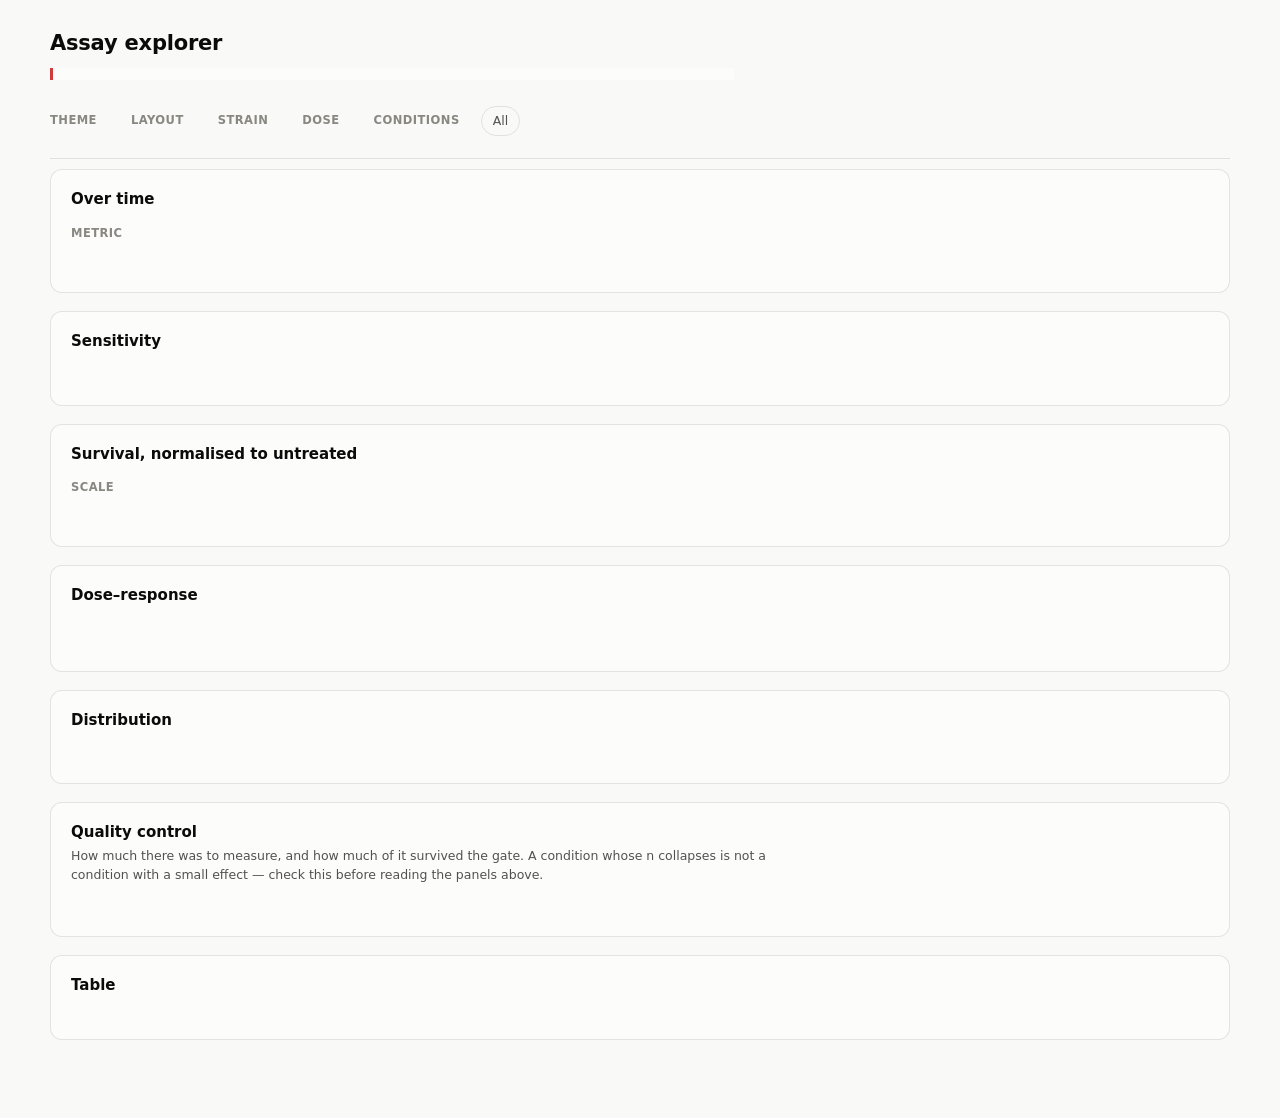
<file: launcher/assay_explorer_template.html>
<!DOCTYPE html><html lang="en"><head><meta charset="utf-8">
<meta name="viewport" content="width=device-width,initial-scale=1">
<title>Assay explorer</title>
<style>
:root{color-scheme:light;--surface-1:#fcfcfb;--plane:#f9f9f7;--ink:#0b0b0b;--ink2:#52514e;--mut:#898781;
--grid:#e1e0d9;--axis:#c3c2b7;--ring:rgba(11,11,11,.10);--crit:#d03b3b;--s1:#2a78d6;
--g1:#86b6ef;--g2:#5598e7;--g3:#2a78d6;--g4:#1c5cab;--g5:#104281;--g6:#0d366b;--g7:#08203f;
--c1:#2a78d6;--c2:#eb6834;--c3:#1baf7a;--c4:#eda100;--c5:#e87ba4;--c6:#008300;--c7:#4a3aa7;--c8:#e34948}
:root[data-theme=dark],
html[data-theme=dark]{color-scheme:dark;--surface-1:#1a1a19;--plane:#0d0d0d;--ink:#fff;--ink2:#c3c2b7;
--grid:#2c2c2a;--axis:#383835;--ring:rgba(255,255,255,.10);--s1:#3987e5;
--g1:#b7d3f6;--g2:#86b6ef;--g3:#3987e5;--g4:#256abf;--g5:#184f95;--g6:#104281;--g7:#0d366b;
--c1:#3987e5;--c2:#d95926;--c3:#199e70;--c4:#c98500;--c5:#d55181;--c6:#008300;--c7:#9085e9;--c8:#e66767}
@media(prefers-color-scheme:dark){:root:where(:not([data-theme=light])){color-scheme:dark;
--surface-1:#1a1a19;--plane:#0d0d0d;--ink:#fff;--ink2:#c3c2b7;--grid:#2c2c2a;--axis:#383835;
--ring:rgba(255,255,255,.10);--s1:#3987e5;
--g1:#b7d3f6;--g2:#86b6ef;--g3:#3987e5;--g4:#256abf;--g5:#184f95;--g6:#104281;--g7:#0d366b;
--c1:#3987e5;--c2:#d95926;--c3:#199e70;--c4:#c98500;--c5:#d55181;--c6:#008300;--c7:#9085e9;--c8:#e66767}}
*{box-sizing:border-box}
body{margin:0;background:var(--plane);color:var(--ink);font:14px/1.5 system-ui,-apple-system,"Segoe UI",sans-serif;padding:28px 22px 60px}
.wrap{max-width:1180px;margin:0 auto}
h1{font-size:21px;margin:0 0 4px;letter-spacing:-.01em}
.sub{color:var(--ink2);margin:0 0 8px;font-size:13.5px;max-width:86ch}
.warn{border-left:3px solid var(--crit);padding:6px 12px;margin:0 0 18px;color:var(--ink2);font-size:12.5px;max-width:86ch;background:var(--surface-1)}
.card{background:var(--surface-1);border:1px solid var(--ring);border-radius:12px;padding:18px 20px 16px;margin-bottom:18px}
h2{font-size:15px;margin:0 0 3px}
.cap{color:var(--ink2);font-size:12.5px;margin:0 0 14px;max-width:92ch}
.bar{position:sticky;top:0;z-index:8;background:var(--plane);padding:8px 0 10px;margin-bottom:10px;border-bottom:1px solid var(--ring)}
.ctrl{display:flex;gap:7px;flex-wrap:wrap;align-items:center;margin-bottom:12px}
.ctrl b{font-size:11.5px;color:var(--mut);text-transform:uppercase;letter-spacing:.04em;font-weight:600;margin-right:3px}
button{font:inherit;font-size:12.5px;padding:5px 11px;border-radius:999px;cursor:pointer;border:1px solid var(--ring);background:transparent;color:var(--ink2)}
button[aria-pressed=true]{background:var(--ink);color:var(--surface-1);border-color:var(--ink)}
button.sw[aria-pressed=true]{background:var(--swc,var(--ink));border-color:var(--swc,var(--ink));color:#fff}
.lg{display:flex;gap:15px;flex-wrap:wrap;font-size:12px;color:var(--ink2);margin-top:10px;align-items:center}
.lg i{width:11px;height:11px;border-radius:3px;display:inline-block;margin-right:5px;vertical-align:-1px}
svg{display:block;width:100%;height:auto;overflow:visible}
svg text{pointer-events:none}
.scroll{overflow-x:auto;overflow-y:visible}
.tt{position:fixed;pointer-events:none;background:var(--surface-1);border:1px solid var(--ring);border-radius:8px;
padding:7px 10px;font-size:12px;box-shadow:0 4px 16px rgba(0,0,0,.13);opacity:0;transition:opacity .1s;z-index:9;color:var(--ink);white-space:nowrap}
.note{font-size:12px;color:var(--mut);margin-top:12px;max-width:92ch}
table{border-collapse:collapse;font-size:12.5px;width:100%}
th,td{text-align:right;padding:5px 9px;border-bottom:1px solid var(--grid);white-space:nowrap}
th:first-child,td:first-child,th:nth-child(2),td:nth-child(2){text-align:left}
thead th{color:var(--mut);font-weight:600;font-size:11.5px;text-transform:uppercase;letter-spacing:.03em}
.flag{color:var(--crit)}
</style></head><body><div class="wrap">
<h1 id="title">Assay explorer</h1>
<p class="sub" id="hdr"></p>
<p class="warn" id="caveat"></p>

<div class="bar"><div class="ctrl"><b>Theme</b><span id="theme"></span>
<span style="width:10px"></span><b>Layout</b><span id="lay"></span>
<span style="width:10px"></span><b id="strainlab">Strain</b><span id="strainf"></span>
<span style="width:10px"></span><b id="doselab">Dose</b><span id="dosef"></span>
<span style="width:10px"></span><b id="fillab">Conditions</b><span id="filt"></span>
<button id="allbtn" style="margin-left:4px">All</button></div></div>

<div class="card" id="tccard"><h2>Over time</h2>
<p class="cap" id="tccap"></p>
<div class="ctrl" id="tcm"><b>Metric</b></div>
<div class="scroll"><div id="tc"></div></div><div class="lg" id="tclg"></div>
<div class="note" id="tcnote"></div></div>

<div class="card" id="normcard"><h2 id="normt">Sensitivity</h2>
<p class="cap" id="normcap"></p>
<div class="scroll"><div id="norm"></div></div><div class="lg" id="normlg"></div>
<div class="note" id="normnote"></div></div>

<div class="card" id="survcard"><h2>Survival, normalised to untreated</h2>
<p class="cap" id="survcap"></p>
<div class="ctrl" id="survk"><b>Scale</b></div>
<div class="scroll"><div id="surv"></div></div><div class="lg" id="survlg"></div>
<div class="note" id="survnote"></div></div>

<div class="card"><h2 id="drt">Dose&ndash;response</h2>
<p class="cap" id="drcap"></p>
<div class="ctrl" id="drk"></div>
<div class="scroll"><div id="dr"></div></div><div class="lg" id="drlg"></div>
<div class="note" id="drnote"></div></div>

<div class="card" id="distcard"><h2 id="distt">Distribution</h2>
<p class="cap" id="distcap"></p>
<div class="ctrl" id="distk"></div>
<div class="scroll"><div id="dist"></div></div><div class="lg" id="distlg"></div></div>

<div class="card"><h2>Quality control</h2>
<p class="cap">How much there was to measure, and how much of it survived the gate. A condition whose
n collapses is not a condition with a small effect &mdash; check this before reading the panels above.</p>
<div class="ctrl" id="qck"></div>
<div class="scroll"><div id="qc"></div></div><div class="lg" id="qclg"></div></div>

<div class="card"><h2>Table</h2>
<p class="cap" id="tblcap"></p>
<div class="ctrl" id="tbk"></div>
<div class="scroll"><div id="tbl"></div></div></div>

</div><div class="tt" id="tt"></div>
<script>
const D = __DATA__;
const $=i=>document.getElementById(i);
const E=(t,a,k)=>{const n=document.createElementNS('http://www.w3.org/2000/svg',t);
 for(const q in a)n.setAttribute(q,a[q]);(k||[]).forEach(c=>n.appendChild(c));return n};
const T=s=>document.createTextNode(s);
const v=n=>getComputedStyle(document.documentElement).getPropertyValue(n).trim();
const tt=$('tt');
function hov(el,html){el.style.pointerEvents='all';
 el.addEventListener('mousemove',e=>{tt.innerHTML=html;tt.style.opacity=1;
  tt.style.left=Math.min(e.clientX+14,innerWidth-tt.offsetWidth-10)+'px';
  tt.style.top=(e.clientY+16)+'px';});
 el.addEventListener('mouseleave',()=>tt.style.opacity=0);}
const RAMP=['--g1','--g2','--g3','--g4','--g5','--g6','--g7'];
const ramp=(i,n)=>RAMP[n<=1?2:Math.min(RAMP.length-1,Math.round(i*(RAMP.length-1)/(n-1)))];
/* Categorical hues, fixed order, never cycled: past the eighth series two
   would share a colour, and two series sharing a colour is a wrong figure
   rather than a crowded one. */
const CAT=['--c1','--c2','--c3','--c4','--c5','--c6','--c7','--c8'];
const num=(x,d)=>x===null||x===undefined||!isFinite(x)?'—':(+x).toFixed(d===undefined?2:d);
const dl=d=>d===null||d===undefined?'—':(d+(D.dose_unit?' '+D.dose_unit:''));
const th=t=>(+t)+' h';

/* ---------- indexes ----------------------------------------------------
   A condition row is identified by (condition, timepoint). Every lookup in
   this file goes through condAt: a timecourse repeats each condition name
   once per imaging day, and any index keyed on the name alone silently keeps
   whichever day came last and draws it as though it were the experiment. */
const TPS=(D.timepoints||[]).slice();
const isTC=TPS.length>1;
const SEP='\u0001';
const K=(a,b)=>a+SEP+(b===null||b===undefined?'null':b);
const CIX={}; D.cond.forEach(c=>{CIX[K(c.condition,c.tp)]=c;});
const condAt=(name,tp)=>CIX[K(name,isTC?tp:null)];
const platesAt=(name,tp)=>D.plates.filter(p=>p.condition===name&&(!isTC||p.tp===tp));
/* The individual animals behind a marker. Same filter as platesAt, on the same
   (condition, timepoint) key, so a five-day run cannot pile every day's worms
   behind one day's point. Returns the values only — the workbook is where an
   individual worm is looked up. */
const wormsAt=(name,tp)=>(D.worms||[]).filter(w=>w.condition===name&&(!isTC||w.tp===tp));
const wormVals=(name,tp,key)=>{const out=[];
 wormsAt(name,tp).forEach(w=>{const a=w.vals[key]; if(a)a.forEach(x=>{
  if(x!==null&&x!==undefined&&isFinite(x))out.push(x);});});
 return out;};
const HAS_WORMS=(D.worms||[]).length>0;
/* Off by default. A dot per plate used to sit here and presented the dish as a
   unit of something — three dots in a row read as three replicates whatever
   the caption said. The animals are the honest scatter, and they are a lot of
   ink, so the reader asks for them. */
let DOTS=false;
const DOTBTNS=[];
function setDots(on){DOTS=!!on;
 DOTBTNS.forEach(b=>b.setAttribute('aria-pressed',DOTS?'true':'false'));
 drawTC();drawDR();drawNorm();}
const DIX={};
if(D.dist&&D.dist.group_meta)for(const k in D.dist.group_meta){const g=D.dist.group_meta[k];
 DIX[[g.strain,g.dose,g.tp].join(SEP)]=k;}
const distGroup=(s,d,t)=>{const k=DIX[[s,d===undefined?null:d,t===undefined?null:t].join(SEP)];
 return k?D.dist.groups[k]:null;};

/* every distinct condition name, in strain then dose order */
const CONDS=(()=>{const seen=[],ix={};
 D.cond.forEach(c=>{if(!(c.condition in ix)){ix[c.condition]=1;seen.push(c);}});
 seen.sort((a,b)=>{const sa=D.strains.indexOf(a.strain),sb=D.strains.indexOf(b.strain);
  return sa!==sb?sa-sb:((a.dose===null?-1:a.dose)-(b.dose===null?-1:b.dose));});
 return seen.map(c=>c.condition);})();
const strainOf={}; D.cond.forEach(c=>strainOf[c.condition]=c.strain);
const doseOf={}; D.cond.forEach(c=>doseOf[c.condition]=c.dose);
const CCOL={}; CONDS.forEach((c,i)=>CCOL[c]=CAT[i%CAT.length]);

let SEL=new Set(CONDS);                 /* which conditions are drawn */
/* SEL is DERIVED. Three filters are ANDed into it: strain, dose, and the
   per-condition mask. With twelve conditions the condition row alone makes
   "only the 0 J plates" a dozen clicks, and getting it wrong by one chip is
   invisible in the drawing. */
let SELS=new Set(D.strains);            /* strains kept */
let SELD=new Set(D.doses);              /* doses kept */
let MASK=new Set(CONDS);                /* per-condition override */
let LAYOUT=0;                           /* 0 facet by strain, 1 overlay in one axis */
let MK=0;                               /* timecourse metric */
let DRT=isTC?-1:null;                   /* dose-response timepoint, -1 = all */
let DTT=isTC?TPS[TPS.length-1]:null;    /* distribution timepoint */
let DISTOVR=0;                          /* distribution: overlay every condition */
const shown=()=>CONDS.filter(c=>SEL.has(c));
const shownStrains=()=>D.strains.filter(s=>shown().some(c=>strainOf[c]===s));
const colourFor=(cond,di,nd)=>LAYOUT?v(CCOL[cond]):v(ramp(di,nd));

/* ---------- generic panel scaffolding ---------- */
function yRange(vals){let lo=Infinity,hi=-Infinity;
 vals.forEach(y=>{if(y!==null&&y!==undefined&&isFinite(y)){lo=Math.min(lo,y);hi=Math.max(hi,y);}});
 if(!isFinite(lo)){lo=0;hi=1;}
 const nonneg=lo>=0;
 if(hi<=lo)hi=lo+Math.abs(lo||1)*0.1+1e-9;
 if(lo>0&&lo/hi<0.35)lo=0;
 const p=0.08*(hi-lo);
 /* A speed, a fraction and a rate cannot be negative. Padding the axis below
    zero puts a tick on a value the quantity has no way of taking, which reads
    as a measurement rather than as whitespace. */
 return[nonneg?Math.max(lo-p,0):lo-p,hi+p];}

/* ---------- 1. over time — the panel this assay is read for --------------
   First, and first for a reason: in a timecourse the dose-response panel is
   two points at an arbitrary hour, and this is the measurement. Facet mode
   gives one axis per strain with a ramped line per dose; overlay puts every
   selected condition in one axis with categorical colours, which is the
   comparison the facets cannot make. -------------------------------------- */
function drawTC(){
 if(!isTC){$('tccard').style.display='none';return;}
 const m=D.metrics[MK]; const S=shown();
 if(!S.length||!m){$('tc').innerHTML='<p class="note">Nothing selected.</p>';$('tclg').innerHTML='';return;}
 const cols=LAYOUT?[null]:shownStrains();
 const pw=LAYOUT?720:Math.max(190,Math.min(300,760/cols.length)), ph=LAYOUT?300:210;
 const gapC=26,padL=78,padT=26,padB=52;
 /* Overlay labels each curve at its right-hand end; the viewBox has to carry
    room for them or the longest condition name is clipped by the frame. */
 const W=padL+cols.length*(pw+gapC)+(LAYOUT?108:0), H=padT+ph+padB;
 const svg=E('svg',{viewBox:'0 0 '+W+' '+H,width:W,role:'img','aria-label':'Metric over time'});
 svg.setAttribute('style','max-width:100%;height:auto');
 /* one y-scale across every panel: the columns exist to be compared */
 const all=[];
 S.forEach(c=>TPS.forEach(t=>{const r=condAt(c,t); if(!r)return;
  const st=r.stats[m.key]||{}; if(st.mean!==null&&isFinite(st.mean)){all.push(st.mean-(st.sd||0));all.push(st.mean+(st.sd||0));}
  if(DOTS)wormVals(c,t,m.key).forEach(y=>all.push(y));}));
 const [lo,hi]=yRange(all);
 const tmin=TPS[0],tmax=TPS[TPS.length-1],tspan=(tmax-tmin)||1;
 const labs=[];
 cols.forEach((cl,ci)=>{
  const ox=padL+ci*(pw+gapC), oy=padT;
  const X=t=>ox+16+(pw-32)*(t-tmin)/tspan, Y=y=>oy+ph-ph*(y-lo)/(hi-lo);
  for(let g=0;g<=4;g++){const y=oy+ph-ph*g/4;
   svg.appendChild(E('line',{x1:ox,x2:ox+pw,y1:y,y2:y,stroke:v('--grid'),'stroke-width':.8}));
   if(ci===0)svg.appendChild(E('text',{x:ox-8,y:y+3.5,'text-anchor':'end',fill:v('--mut'),'font-size':9.5},
     [T(num(lo+(hi-lo)*g/4,(hi-lo)<3?3:(hi-lo)<40?1:0))]));}
  if(ci===0)svg.appendChild(E('text',{x:14,y:oy+ph/2,'text-anchor':'middle',fill:v('--ink'),
    'font-size':11,'font-weight':600,transform:'rotate(-90 14 '+(oy+ph/2)+')'},
    [T(m.label+(m.unit?' ('+m.unit+')':''))]));
  if(cl!==null)svg.appendChild(E('text',{x:ox+pw/2,y:oy-10,'text-anchor':'middle',fill:v('--ink'),
    'font-size':12,'font-weight':700},[T(cl)]));
  const here=LAYOUT?S:S.filter(c=>strainOf[c]===cl);
  const doses=[...new Set(here.map(c=>doseOf[c]))].sort((a,b)=>(a===null?-1:a)-(b===null?-1:b));
  here.forEach(cname=>{
   const col=colourFor(cname,doses.indexOf(doseOf[cname]),doses.length);
   const pts=[];
   TPS.forEach(t=>{
    const r=condAt(cname,t); if(!r)return;
    if(DOTS){const wv=wormVals(cname,t,m.key);
     /* Spread across a few pixels so a hundred animals at one hour are a
        cloud and not a single overdrawn dot. Deterministic, so the picture
        does not change between redraws. */
     wv.forEach((y,wi)=>svg.appendChild(E('circle',
      {cx:X(t)+(((wi*7)%9)-4)*1.15,cy:Y(y),r:1.5,fill:col,opacity:.28})));}
    const st=r.stats[m.key]||{};
    if(st.mean===null||st.mean===undefined||!isFinite(st.mean))return;
    pts.push([X(t),Y(st.mean)]);
    if(st.sd)svg.appendChild(E('path',{d:'M'+X(t)+' '+Y(st.mean+st.sd)+'V'+Y(st.mean-st.sd),
      stroke:col,'stroke-width':1.2}));
    const mk=E('circle',{cx:X(t),cy:Y(st.mean),r:3.5,fill:col,stroke:v('--surface-1'),'stroke-width':1.4});
    hov(mk,'<b>'+cname+' · '+th(t)+'</b><br>'+m.label+' '+num(st.mean,3)+(m.unit?' '+m.unit:'')+
        (st.sd?' ± '+num(st.sd,3):'')+'<br>'+r.n_plates+' plate(s), '+r.n_kept+' kept of '+r.n_items+
        (m.note?'<br><i>'+m.note+'</i>':''));
    svg.appendChild(mk);});
   /* A condition missing at one hour leaves a GAP: an unimaged day is not a
      measurement and a line through it would claim otherwise. */
   if(pts.length>1)svg.appendChild(E('path',{d:pts.map((q,i)=>(i?'L':'M')+q[0]+' '+q[1]).join(' '),
     fill:'none',stroke:col,'stroke-width':2,'stroke-linejoin':'round'}));
   if(LAYOUT&&pts.length)labs.push({x:pts[pts.length-1][0],y:pts[pts.length-1][1],txt:cname,col:col});
  });
  svg.appendChild(E('line',{x1:ox,x2:ox+pw,y1:oy+ph,y2:oy+ph,stroke:v('--axis'),'stroke-width':1}));
  TPS.forEach(t=>svg.appendChild(E('text',{x:X(t),y:oy+ph+15,'text-anchor':'middle',
    fill:v('--mut'),'font-size':9.5},[T(String(+t))])));
  svg.appendChild(E('text',{x:ox+pw/2,y:oy+ph+34,'text-anchor':'middle',fill:v('--mut'),'font-size':10},
    [T('time (h)')]));
 });
 labs.sort((a,b)=>a.y-b.y);
 for(let i=1;i<labs.length;i++)if(labs[i].y-labs[i-1].y<13)labs[i].y=labs[i-1].y+13;
 labs.forEach(l=>svg.appendChild(E('text',{x:l.x+8,y:l.y+3.5,fill:l.col,'font-size':10.5,
   'font-weight':700},[T(l.txt)])));
 $('tc').innerHTML='';$('tc').appendChild(svg);
 const doses=[...new Set(shown().map(c=>doseOf[c]))].sort((a,b)=>(a===null?-1:a)-(b===null?-1:b));
 $('tclg').innerHTML=(LAYOUT
   ? shown().map(c=>'<span><i style="background:'+v(CCOL[c])+'"></i>'+c+'</span>').join('')
   : doses.map((d,i)=>'<span><i style="background:'+v(ramp(i,doses.length))+'"></i>'+dl(d)+'</span>').join(''))
  +'<span style="color:var(--mut)">marker: condition mean pooled over items ±1 SEM'
   +(DOTS?' · faint dots: one worm':'')+'</span>'
  +'<span style="color:var(--mut)">a gap means that day was not imaged, not that nothing happened</span>';
 $('tcnote').innerHTML=(m.note?'<b>'+m.label+'</b> — '+m.note:'');
}

/* ---------- 2. sensitivity: % of the SAME DAY's control ------------------
   The denominator moves with the x-axis. Untreated plates decline too, and a
   fixed day-0 baseline would charge that decline to the treatment. ------- */
function drawNorm(){
 const P=D.normalised;
 if(!P){$('normcard').style.display='none';return;}
 /* a series is drawn when the condition it came from is selected */
 const S=P.series.filter(s=>shown().some(c=>strainOf[c]===s.strain&&doseOf[c]===s.dose));
 if(!S.length){$('norm').innerHTML='<p class="note">Nothing selected.</p>';$('normlg').innerHTML='';return;}
 const slot={}; P.series.forEach((s,i)=>slot[s.strain+'|'+s.dose]=i);
 const tps=TPS, tmin=tps[0],tmax=tps[tps.length-1],tspan=(tmax-tmin)||1;
 /* The axis is set by whatever is actually drawn: with the worms hidden,
    one outlier animal must not flatten every curve into the floor. */
 const every=[100]; S.forEach(s=>s.pts.forEach(q=>{
  if(DOTS)(q.wvals||[]).forEach(x=>{if(isFinite(x))every.push(x)});
  const m=q.mean, e=q.sd||0; if(m!==null&&isFinite(m))every.push(m+e);}));
 const top=Math.max(115,Math.max(...every)*1.06);
 const padL=70,padT=14,padB=52,pw=690,ph=290,labw=96;
 const W=padL+pw+labw,H=padT+ph+padB;
 const svg=E('svg',{viewBox:'0 0 '+W+' '+H,width:W,role:'img','aria-label':'Sensitivity over time'});
 svg.setAttribute('style','max-width:100%;height:auto');
 const ox=padL,oy=padT;
 const X=t=>ox+pw*(t-tmin)/tspan*0.94, Y=y=>oy+ph-ph*Math.min(Math.max(y,0),top)/top;
 const st=top<=140?20:(top<=260?25:50);
 for(let z=0;z<=top;z+=st){const y=Y(z);
  svg.appendChild(E('line',{x1:ox,x2:ox+pw,y1:y,y2:y,stroke:v('--grid'),'stroke-width':.8}));
  svg.appendChild(E('text',{x:ox-9,y:y+3.5,'text-anchor':'end',fill:v('--mut'),'font-size':10},[T(z+'%')]));}
 svg.appendChild(E('line',{x1:ox,x2:ox+pw,y1:Y(100),y2:Y(100),stroke:v('--axis'),'stroke-width':1,'stroke-dasharray':'5 4'}));
 svg.appendChild(E('line',{x1:ox,x2:ox+pw,y1:Y(50),y2:Y(50),stroke:v('--axis'),'stroke-width':.8,'stroke-dasharray':'2 4'}));
 const labs=[];
 S.forEach(s=>{
  const col=v(CAT[slot[s.strain+'|'+s.dose]%CAT.length]);
  const pts=[];
  (s.pts||[]).forEach(q=>{
   if(DOTS)(q.wvals||[]).forEach((val,wi)=>{if(val===null||!isFinite(val))return;
    svg.appendChild(E('circle',{cx:X(q.tp)+(((wi*7)%9)-4)*1.15,cy:Y(val),r:1.5,
      fill:col,opacity:.26}));});
   if(q.mean===null||!isFinite(q.mean))return;
   pts.push([X(q.tp),Y(q.mean)]);
   if(q.sd)svg.appendChild(E('path',{d:'M'+X(q.tp)+' '+Y(q.mean+q.sd)+'V'+Y(Math.max(q.mean-q.sd,0)),
     stroke:col,'stroke-width':1.3}));
   const mk=E('circle',{cx:X(q.tp),cy:Y(q.mean),r:3.8,fill:col,stroke:v('--surface-1'),'stroke-width':1.5});
   hov(mk,'<b>'+s.strain+' '+dl(s.dose)+' · '+th(q.tp)+'</b><br>'+num(q.mean,1)+'% ± '+num(q.sd,1)+
       ' of same-day control<br>'+(q.vals||[]).length+' plate(s)');
   svg.appendChild(mk);});
  if(pts.length>1)svg.appendChild(E('path',{d:pts.map((q,i)=>(i?'L':'M')+q[0]+' '+q[1]).join(' '),
    fill:'none',stroke:col,'stroke-width':2,'stroke-linejoin':'round'}));
  if(s.t_half!==null&&s.t_half!==undefined){
   const tri=E('path',{d:'M'+(X(s.t_half)-5)+' '+(Y(50)-9)+'h10l-5 9z',fill:col,
     stroke:v('--surface-1'),'stroke-width':1});
   hov(tri,'<b>'+s.strain+' '+dl(s.dose)+'</b><br>crosses 50% of control at '+num(s.t_half,1)+' h'+
       '<br><i>interpolated between timepoints</i>');
   svg.appendChild(tri);}
  if(pts.length)labs.push({x:pts[pts.length-1][0],y:pts[pts.length-1][1],
    txt:s.strain+' '+dl(s.dose),col:col});});
 labs.sort((a,b)=>a.y-b.y);
 for(let i=1;i<labs.length;i++)if(labs[i].y-labs[i-1].y<13)labs[i].y=labs[i-1].y+13;
 labs.forEach(l=>svg.appendChild(E('text',{x:l.x+9,y:Math.min(l.y,oy+ph+9)+3.5,fill:l.col,
   'font-size':11,'font-weight':700},[T(l.txt)])));
 svg.appendChild(E('line',{x1:ox,x2:ox+pw,y1:oy+ph,y2:oy+ph,stroke:v('--axis'),'stroke-width':1}));
 tps.forEach(t=>svg.appendChild(E('text',{x:X(t),y:oy+ph+16,'text-anchor':'middle',fill:v('--mut'),'font-size':10},[T(String(+t))])));
 svg.appendChild(E('text',{x:ox+pw/2,y:H-10,'text-anchor':'middle',fill:v('--mut'),'font-size':10.5},[T('time (h)')]));
 svg.appendChild(E('text',{x:13,y:oy+ph/2,'text-anchor':'middle',fill:v('--ink'),'font-size':11,
   'font-weight':600,transform:'rotate(-90 13 '+(oy+ph/2)+')'},[T(P.label+', % of same-day control')]));
 $('norm').innerHTML='';$('norm').appendChild(svg);
 $('normlg').innerHTML=S.map(s=>'<span><i style="background:'+v(CAT[slot[s.strain+'|'+s.dose]%CAT.length])+
   '"></i>'+s.strain+' '+dl(s.dose)+'</span>').join('')
  +'<span style="color:var(--mut)">dashed: control at 100% by construction · ▼ crosses 50%</span>';
 const notes=S.map(s=>'<b>'+s.strain+' '+dl(s.dose)+'</b> — '+
   (s.t_half===null||s.t_half===undefined?'never falls to half of its control'
    :'half of control at '+num(s.t_half,1)+' h'));
 if(P.capped)notes.push(P.capped+' further condition(s) are not drawn: eight is as far as the colours stay distinguishable');
 (P.notes||[]).forEach(n=>notes.push(n));
 $('normnote').innerHTML=notes.join('<br>');
}

/* ---------- 3. survival (colony assay only) ---------- */
let SLOG=0;
function drawSurv(){
 const P=D.survival;
 if(!P){$('survcard').style.display='none';return;}
 const S=P.series.filter(s=>shownStrains().indexOf(s.strain)>=0);
 const slot={}; P.series.forEach((s,i)=>slot[s.strain]=i);
 if(!S.length){$('surv').innerHTML='<p class="note">Nothing selected.</p>';$('survlg').innerHTML='';return;}
 const every=[]; S.forEach(s=>s.pts.forEach(q=>(q.vals||[]).forEach(x=>{if(x!==null&&isFinite(x))every.push(x)})));
 const mx=Math.max(100,...every), pos=every.filter(x=>x>0);
 const isLog=SLOG===1;
 const top=isLog?Math.max(100,mx*1.3):Math.max(105,mx*1.08);
 const fl=Math.pow(10,Math.floor(Math.log10(Math.min(100,...(pos.length?pos:[100])))));
 const ds=[...new Set(S.flatMap(s=>s.pts.map(q=>q.dose)))].sort((a,b)=>a-b);
 const dmin=ds[0], dmax=ds[ds.length-1], span=(dmax-dmin)||1;
 const padL=64,padT=14,padB=50,pw=650,ph=258,labw=70;
 const W=padL+pw+labw, H=padT+ph+padB;
 const svg=E('svg',{viewBox:'0 0 '+W+' '+H,width:W,role:'img','aria-label':'Survival normalised to untreated'});
 svg.setAttribute('style','max-width:100%;height:auto');
 const ox=padL, oy=padT;
 const X=d=>ox+(ds.length===1?pw/2:pw*(d-dmin)/span*0.92);
 const lg=Math.log10(fl), lgT=Math.log10(top);
 const Y=y=>isLog?oy+ph-ph*(Math.log10(Math.max(y,fl))-lg)/(lgT-lg):oy+ph-ph*Math.min(y,top)/top;
 const FY=isLog?oy+ph:Y(0);
 const yt=[];
 if(isLog){for(let e=Math.floor(lg);Math.pow(10,e)<=top;e++){const z=Math.pow(10,e);if(z>=fl)yt.push(z);}}
 else{const st=top<=140?20:(top<=220?25:50);for(let z=0;z<=top;z+=st)yt.push(z);}
 yt.forEach(z=>{const y=Y(z);
  svg.appendChild(E('line',{x1:ox,x2:ox+pw,y1:y,y2:y,stroke:v('--grid'),'stroke-width':.8}));
  svg.appendChild(E('text',{x:ox-9,y:y+3.5,'text-anchor':'end',fill:v('--mut'),'font-size':10},
    [T((z===0?0:z<1?z.toFixed(1):z)+'%')]));});
 if(isLog){for(let e=Math.floor(lg);Math.pow(10,e)<top;e++)for(let m=2;m<10;m++){
   const z=m*Math.pow(10,e); if(z<fl||z>top)continue; const y=Y(z);
   svg.appendChild(E('line',{x1:ox,x2:ox+pw,y1:y,y2:y,stroke:v('--grid'),'stroke-width':.5,opacity:.5}));
   svg.appendChild(E('line',{x1:ox-3,x2:ox,y1:y,y2:y,stroke:v('--axis'),'stroke-width':.8}));}}
 svg.appendChild(E('line',{x1:ox,x2:ox+pw,y1:Y(100),y2:Y(100),stroke:v('--axis'),'stroke-width':1,
   'stroke-dasharray':'5 4'}));
 let nz=0; const labs=[];
 S.forEach(s=>{
  const col=v(CAT[slot[s.strain]%CAT.length]);
  (s.pts||[]).forEach(q=>{const n=(q.vals||[]).length;
   (q.vals||[]).forEach((val,j)=>{
    if(val===null||!isFinite(val))return;
    const dx=(j-(n-1)/2)*4;
    if(val<=0&&isLog){nz++;
     const tri=E('path',{d:'M'+(X(q.dose)+dx-4)+' '+(FY-7)+'h8l-4 7z',fill:'none',stroke:col,'stroke-width':1.1,opacity:.65});
     hov(tri,'<b>'+(q.plates?q.plates[j]:'plate')+'</b><br>'+dl(q.dose)+' · 0% — no colonies<br><i>zero cannot sit on a log axis</i>');
     svg.appendChild(tri);return;}
    if(val<=0)nz++;
    const dot=E('circle',{cx:X(q.dose)+dx,cy:Y(val),r:2.3,fill:col,opacity:.5,
      stroke:v('--surface-1'),'stroke-width':.8});
    hov(dot,'<b>'+(q.plates?q.plates[j]:'plate')+'</b><br>'+s.strain+' · '+dl(q.dose)+'<br>'+num(val,1)+'% of untreated');
    svg.appendChild(dot);});});
  const pts=[];
  (s.pts||[]).forEach(q=>{
   if(q.mean===null||!isFinite(q.mean))return;
   if(isLog&&q.mean<=0)return;
   pts.push([X(q.dose),Y(q.mean)]);
   if(q.sd){const hiY=Y(q.mean+q.sd), loY=Y(Math.max(q.mean-q.sd,isLog?fl:0));
    svg.appendChild(E('path',{d:'M'+X(q.dose)+' '+hiY+'V'+loY,stroke:col,'stroke-width':1.3}));}
   const mk=E('circle',{cx:X(q.dose),cy:Y(q.mean),r:3.8,fill:col,stroke:v('--surface-1'),'stroke-width':1.5});
   hov(mk,'<b>'+s.strain+' · '+dl(q.dose)+'</b><br>'+num(q.mean,1)+'% ± '+num(q.sd,1)+
       ' of untreated<br>'+(q.vals||[]).length+' plate(s)'+
       (q.dose===s.ctrl_dose?'<br><i>the control: 100% by construction, the bar is its own spread</i>':''));
   svg.appendChild(mk);});
  if(pts.length>1)svg.appendChild(E('path',{d:pts.map((q,i)=>(i?'L':'M')+q[0]+' '+q[1]).join(' '),
    fill:'none',stroke:col,'stroke-width':2,'stroke-linejoin':'round'}));
  let lx=pts.length?pts[pts.length-1][0]:X(dmin), ly=pts.length?pts[pts.length-1][1]:Y(100);
  if(isLog){
   const zs=(s.pts||[]).filter(q=>q.mean!==null&&isFinite(q.mean)&&q.mean<=0).map(q=>q.dose).sort((a,b)=>a-b);
   if(zs.length&&pts.length){
    svg.appendChild(E('path',{d:'M'+pts[pts.length-1][0]+' '+pts[pts.length-1][1]+'L'+X(zs[0])+' '+FY,
      fill:'none',stroke:col,'stroke-width':1.5,'stroke-dasharray':'3 3'}));
    zs.forEach(z=>{const tri=E('path',{d:'M'+(X(z)-6)+' '+(FY-10)+'h12l-6 10z',fill:v('--surface-1'),
      stroke:col,'stroke-width':1.7});
     hov(tri,'<b>'+s.strain+' · '+dl(z)+'</b><br>every plate scored zero<br><i>the floor is a margin, not a value</i>');
     svg.appendChild(tri);});
    lx=X(zs[zs.length-1]); ly=FY;}}
  labs.push({x:lx,y:ly,txt:s.strain});
 });
 labs.sort((a,b)=>a.y-b.y);
 for(let i=1;i<labs.length;i++)if(labs[i].y-labs[i-1].y<13)labs[i].y=labs[i-1].y+13;
 labs.forEach(l=>svg.appendChild(E('text',{x:l.x+8,y:Math.min(l.y,oy+ph+9)+3.5,fill:v('--ink'),
   'font-size':11,'font-weight':600},[T(l.txt)])));
 svg.appendChild(E('line',{x1:ox,x2:ox+pw,y1:oy+ph,y2:oy+ph,stroke:v('--axis'),'stroke-width':1}));
 ds.forEach(d=>svg.appendChild(E('text',{x:X(d),y:oy+ph+16,'text-anchor':'middle',fill:v('--mut'),'font-size':10},[T(String(d))])));
 svg.appendChild(E('text',{x:ox+pw/2,y:H-8,'text-anchor':'middle',fill:v('--mut'),'font-size':10.5},
   [T('Dose'+(D.dose_unit?' ('+D.dose_unit+')':''))]));
 svg.appendChild(E('text',{x:13,y:oy+ph/2,'text-anchor':'middle',fill:v('--ink'),'font-size':11,
   'font-weight':600,transform:'rotate(-90 13 '+(oy+ph/2)+')'},[T(P.label+', % of untreated')]));
 $('surv').innerHTML='';$('surv').appendChild(svg);
 $('survlg').innerHTML=S.map(s=>'<span><i style="background:'+v(CAT[slot[s.strain]%CAT.length])+'"></i>'+s.strain+'</span>').join('')
  +'<span style="color:var(--mut)">dashed line: the untreated control at 100%</span>';
 const notes=[];
 if(nz)notes.push(nz+' plate(s) scored zero'+(isLog?' — open triangles on the floor, reached by a dotted drop; the floor is a margin, not a value':' — drawn at 0%, which only the linear scale can show'));
 if(P.capped)notes.push(P.capped+' further strain(s) are not drawn: eight is as far as the colours stay distinguishable');
 (P.notes||[]).forEach(n=>notes.push(n));
 $('survnote').innerHTML=notes.join('<br>');
}

/* ---------- 4. dose-response, per timepoint ----------
   Honours the Layout switch, like the timecourse does. Facet gives one panel
   per strain; Overlay puts every strain in one axis, which is the only place
   the strains can be read against each other at a dose.

   Overlay used to be a toolbar control that this panel ignored. On a
   single-timepoint run that made it a dead switch: the timecourse card is
   hidden there, so the one panel Overlay drove was not on the page and
   clicking it changed nothing but the distribution. ------------------- */
function drawDR(){
 const M=D.metrics.filter(m=>m.headline!==false);
 /* The groups that own a curve. With a dose axis a curve is a strain across
    doses; without one there is no line to draw and Overlay has nothing to
    collapse, so it stays in facet mode. */
 const groups=D.has_dose?shownStrains():shown();
 const OV=!!LAYOUT&&D.has_dose;
 const cols=OV?[null]:groups;
 if(!groups.length||!M.length){$('dr').innerHTML='<p class="note">Nothing selected.</p>';return;}
 const xs=D.has_dose?D.doses:shown();
 const series=isTC?(DRT===-1?TPS:[DRT]):[null];
 const pw=OV?Math.max(300,Math.min(620,110*xs.length+180)):Math.max(120,Math.min(230,150));
 const ph=OV?190:104, gapC=16, gapR=OV?52:44, padL=92, padT=30, padB=34;
 /* Overlay labels each curve at its right-hand end, but only while the labels
    are still readable. Three strains across five hours is fifteen curves and
    fifteen stacked labels — a column of text taller than the panel, naming
    lines nobody can pick out anyway. Past six, the legend and the Timepoint
    chip carry it and the tooltip names the point. */
 const doLab=OV&&groups.length*series.length<=6;
 const labw=doLab?118:0;
 const W=padL+cols.length*(pw+gapC)+labw, H=padT+M.length*(ph+gapR)+padB;
 const svg=E('svg',{viewBox:'0 0 '+W+' '+H,width:W,role:'img','aria-label':'Dose-response'});
 svg.setAttribute('style','max-width:100%;height:auto');
 M.forEach((m,ri)=>{
  /* One y-scale per metric row, over every group that will be drawn — not
     over `cols`, which is a single null in overlay and would leave the axis
     empty. */
  const all=[];
  groups.forEach(g=>xs.forEach(x=>series.forEach(t=>{
   const name=D.has_dose?condNameOf(g,x):x; if(!name)return;
   const c=condAt(name,t); if(!c)return;
   const st=c.stats[m.key]||{}; if(st.mean!==null&&isFinite(st.mean)){all.push(st.mean-(st.sd||0));all.push(st.mean+(st.sd||0));}
   if(DOTS)wormVals(name,t,m.key).forEach(y=>all.push(y));})));
  const [lo,hi]=yRange(all);
  cols.forEach((cl,ci)=>{
   const ox=padL+ci*(pw+gapC), oy=padT+ri*(ph+gapR);
   const X=i=>ox+(xs.length===1?pw/2:14+i*(pw-28)/(xs.length-1));
   const Y=y=>oy+ph-ph*(y-lo)/(hi-lo);
   for(let g=0;g<=3;g++){const y=oy+ph-ph*g/3;
    svg.appendChild(E('line',{x1:ox,x2:ox+pw,y1:y,y2:y,stroke:v('--grid'),'stroke-width':.8}));
    if(ci===0)svg.appendChild(E('text',{x:ox-8,y:y+3.5,'text-anchor':'end',fill:v('--mut'),'font-size':9.5},
      [T(num(lo+(hi-lo)*g/3,(hi-lo)<3?3:(hi-lo)<40?1:0))]));}
   if(ci===0)svg.appendChild(E('text',{x:14,y:oy+ph/2,'text-anchor':'middle',fill:v('--ink'),
     'font-size':11,'font-weight':600,transform:'rotate(-90 14 '+(oy+ph/2)+')'},[T(m.label)]));
   if(ri===0&&cl!==null)svg.appendChild(E('text',{x:ox+pw/2,y:oy-12,'text-anchor':'middle',fill:v('--ink'),
     'font-size':12,'font-weight':700},[T(cl)]));
   const here=OV?groups:[cl];
   const labs=[];
   here.forEach((gname,gi)=>{
    series.forEach((t,ti)=>{
     /* Overlay: hue is the strain, depth is the hour — the same grammar the
        timecourse uses, so a reader who has looked at one can read the other.
        Facet: the strain is the panel, so the ramp is free for the hour. */
     const col=OV?v(CAT[gi%CAT.length]):(t===null?v('--s1'):v(ramp(ti,series.length)));
     const op=(OV&&series.length>1)?(0.42+0.58*ti/(series.length-1)):1;
     const pts=[];
     xs.forEach((x,xi)=>{
      const name=D.has_dose?condNameOf(gname,x):x; if(!name)return;
      const c=condAt(name,t); if(!c)return;
      if(DOTS)wormVals(name,t,m.key).forEach((y,wi)=>svg.appendChild(E('circle',
       {cx:X(xi)+(((wi*7)%9)-4)*1.15,cy:Y(y),r:1.5,fill:col,opacity:.26*op})));
      const st=c.stats[m.key]||{};
      if(st.mean===null||st.mean===undefined||!isFinite(st.mean))return;
      pts.push([X(xi),Y(st.mean)]);
      if(st.sd)svg.appendChild(E('path',{d:'M'+X(xi)+' '+Y(st.mean+st.sd)+'V'+Y(st.mean-st.sd),
        stroke:col,'stroke-width':1.2,opacity:op}));
      const mk=E('circle',{cx:X(xi),cy:Y(st.mean),r:3.4,fill:col,stroke:v('--surface-1'),
        'stroke-width':1.5,opacity:op});
      hov(mk,'<b>'+c.condition+(t===null?'':' · '+th(t))+'</b><br>'+m.label+' '+num(st.mean,3)+(m.unit?' '+m.unit:'')+
          (st.sd?' ± '+num(st.sd,3):'')+'<br>'+c.n_plates+' plate(s), '+c.n_kept+' kept of '+c.n_items+
          (m.note?'<br><i>'+m.note+'</i>':''));
      svg.appendChild(mk);});
     if(pts.length>1)svg.appendChild(E('path',{d:pts.map((q,i)=>(i?'L':'M')+q[0]+' '+q[1]).join(' '),
       fill:'none',stroke:col,'stroke-width':1.8,'stroke-linejoin':'round',opacity:op}));
     if(doLab&&pts.length)labs.push({x:pts[pts.length-1][0],y:pts[pts.length-1][1],
       txt:String(gname)+(series.length>1?' · '+th(t):''),col:col});});});
   labs.sort((a,b)=>a.y-b.y);
   for(let i=1;i<labs.length;i++)if(labs[i].y-labs[i-1].y<11)labs[i].y=labs[i-1].y+11;
   labs.forEach(l=>svg.appendChild(E('text',{x:l.x+7,y:l.y+3.5,fill:l.col,'font-size':9.5,
     'font-weight':700},[T(l.txt)])));
   svg.appendChild(E('line',{x1:ox,x2:ox+pw,y1:oy+ph,y2:oy+ph,stroke:v('--axis'),'stroke-width':1}));
   if(ri===M.length-1)xs.forEach((x,xi)=>svg.appendChild(E('text',{x:X(xi),y:oy+ph+15,
     'text-anchor':'middle',fill:v('--mut'),'font-size':9.5},[T(String(x))])));
  });
 });
 if(D.has_dose)svg.appendChild(E('text',{x:padL+(W-padL-labw)/2,y:H-6,'text-anchor':'middle',
   fill:v('--mut'),'font-size':10.5},[T('Dose'+(D.dose_unit?' ('+D.dose_unit+')':''))]));
 $('dr').innerHTML='';$('dr').appendChild(svg);
 $('drlg').innerHTML=(OV
   ? groups.map((g,i)=>'<span><i style="background:'+v(CAT[i%CAT.length])+'"></i>'+g+'</span>').join('')
     +(series.length>1?'<span style="color:var(--mut)">paler to darker with time — pick one hour '
       +'with the Timepoint chip to label the curves</span>':'')
   : (isTC&&DRT===-1
      ? TPS.map((t,i)=>'<span><i style="background:'+v(ramp(i,TPS.length))+'"></i>'+th(t)+'</span>').join('')
      : '<span><i style="background:'+v('--s1')+'"></i>condition mean pooled over items ±1 SEM</span>'))
  +(DOTS?'<span style="color:var(--mut)">faint dots: one worm</span>':'')
  +'<span style="color:var(--mut)">'+(OV?'every strain in one axis, so they can be read against each other'
    :'y is shared across a row, so columns compare directly')+'</span>';
 $('drnote').innerHTML=M.filter(m=>m.note).map(m=>'<b>'+m.label+'</b> — '+m.note).join('<br>');
}
const condNameOf=(strain,dose)=>{const c=D.cond.find(q=>q.strain===strain&&q.dose===dose);
 return c&&SEL.has(c.condition)?c.condition:null;};

/* ---------- 5. distribution ---------------------------------------------
   One timepoint at a time, because five days pooled into one density is a
   shape none of the five had. Overlay puts every selected condition of that
   hour in a single axis, which is where the bimodality shows. ----------- */
function drawDist(){
 if(!D.dist){$('distcard').style.display='none';return;}
 const P=D.dist, X=P.x, n=X.length;
 const t=isTC?DTT:null;
 const rows=DISTOVR?['all']:shownStrains();
 const pw=460, ph=DISTOVR?150:76, gapR=26, padL=104, padT=16, padB=44;
 const W=padL+pw+150, H=padT+rows.length*(ph+gapR)+padB;
 const svg=E('svg',{viewBox:'0 0 '+W+' '+H,width:W,role:'img','aria-label':'Distribution'});
 svg.setAttribute('style','max-width:100%;height:auto');
 const lx=P.log?Math.log(X[0]):X[0], hx=P.log?Math.log(X[n-1]):X[n-1];
 /* Decades only on a log axis. The 1/1.5/2/3/4/6/8 set needs a metre of
    panel; in 460px it prints one grey smear and the reader loses the scale
    entirely, which is worse than three labelled powers of ten. */
 const ticks=(()=>{if(!P.log){const o=[];for(let g=0;g<=5;g++)o.push(X[0]+(X[n-1]-X[0])*g/5);return o;}
  const o=[];let e=Math.floor(Math.log10(X[0]));
  while(Math.pow(10,e)<=X[n-1]){const z=Math.pow(10,e);
   if(z>=X[0])o.push(z);e++;}return o;})();
 const tlab=z=>P.log?(z>=1?String(z):z.toFixed(Math.max(0,-Math.round(Math.log10(z))))):num(z,z<10?(z<1?3:1):0);
 const PXo=z=>(P.log?Math.log(z):z);
 let drawn=0, ntot=0; const legend=[];
 rows.forEach((rk,ri)=>{
  const oy=padT+ri*(ph+gapR), ox=padL;
  const PX=z=>ox+pw*(PXo(z)-lx)/(hx-lx), PY=y=>oy+ph-ph*y;
  ticks.forEach(z=>{svg.appendChild(E('line',{x1:PX(z),x2:PX(z),y1:oy,y2:oy+ph,stroke:v('--grid'),'stroke-width':.8}));
   if(ri===rows.length-1)svg.appendChild(E('text',{x:PX(z),y:oy+ph+26,'text-anchor':'middle',
     fill:v('--mut'),'font-size':9.5},[T(tlab(z))]));});
  svg.appendChild(E('text',{x:padL-12,y:oy+ph/2+4,'text-anchor':'end',fill:v('--ink'),
    'font-size':12,'font-weight':700},[T(DISTOVR?(isTC?th(t):'all'):rk)]));
  const here=DISTOVR?shown():shown().filter(c=>strainOf[c]===rk);
  const doses=[...new Set(here.map(c=>doseOf[c]))].sort((a,b)=>(a===null?-1:a)-(b===null?-1:b));
  here.forEach(cname=>{
   const g=distGroup(D.has_dose?strainOf[cname]:cname,D.has_dose?doseOf[cname]:null,t);
   if(!g)return;
   ntot+=g.n;
   const col=DISTOVR?v(CCOL[cname]):v(ramp(doses.indexOf(doseOf[cname]),doses.length));
   if(legend.indexOf(col+SEP+(DISTOVR?cname:dl(doseOf[cname])))<0)
     legend.push(col+SEP+(DISTOVR?cname:dl(doseOf[cname])));
   if(g.y){drawn++;
    let d='M'+PX(X[0])+' '+PY(0); g.y.forEach((y,i)=>{d+='L'+PX(X[i])+' '+PY(y)}); d+='L'+PX(X[n-1])+' '+PY(0);
    svg.appendChild(E('path',{d:d+'Z',fill:col,opacity:DISTOVR?.08:.12}));
    const ln=E('path',{d:d,fill:'none',stroke:col,'stroke-width':2,'stroke-linejoin':'round'});
    hov(ln,'<b>'+cname+(isTC?' · '+th(t):'')+'</b><br>median '+num(g.p50,3)+' '+P.unit+
        '<br>p25–p75 '+num(g.p25,3)+'–'+num(g.p75,3)+' · n='+g.n);
    svg.appendChild(ln);}
   const tri=E('path',{d:'M'+PX(g.p50)+' '+(oy+ph+3)+'l-4 6h8z',fill:col,
     stroke:v('--surface-1'),'stroke-width':1});
   hov(tri,'<b>'+cname+(isTC?' · '+th(t):'')+'</b><br>median '+num(g.p50,3)+' '+P.unit+' · n='+g.n);
   svg.appendChild(tri);});
  svg.appendChild(E('line',{x1:ox,x2:ox+pw,y1:oy+ph,y2:oy+ph,stroke:v('--axis'),'stroke-width':1}));
 });
 svg.appendChild(E('text',{x:padL+pw/2,y:H-6,'text-anchor':'middle',fill:v('--mut'),'font-size':10.5},
   [T(P.label+(P.unit?' ('+P.unit+')':'')+(P.log?', log scale':''))]));
 $('dist').innerHTML='';$('dist').appendChild(svg);
 $('distlg').innerHTML=legend.map(s=>{const q=s.split(SEP);
   return '<span><i style="background:'+q[0]+'"></i>'+q[1]+'</span>';}).join('')
  +'<span style="color:var(--mut)">▲ median · '+ntot.toLocaleString()+' items'+
    (isTC?' at '+th(t):'')+' · '+drawn+' curve'+(drawn===1?'':'s')+' (a group needs ≥8)</span>';
}

/* ---------- 6. quality control ---------- */
const QCM=[{k:'n_items',lab:'Items measured per plate'},
           {k:'n_kept',lab:'…that passed the quality gate'},
           {k:'kept_pct',lab:'Kept, as % of measured'}];
let QK=0;
function drawQC(){
 const cells=[];
 shown().forEach(name=>(isTC?TPS:[null]).forEach(t=>{const c=condAt(name,t); if(c)cells.push(c);}));
 if(!cells.length){$('qc').innerHTML='';return;}
 const M=QCM[QK];
 const pw=Math.max(360,Math.min(1400,26*cells.length+120)), ph=180, padL=64,padT=16,padB=76;
 const W=pw+padL, H=ph+padT+padB;
 const svg=E('svg',{viewBox:'0 0 '+W+' '+H,width:W,role:'img','aria-label':'Quality control'});
 svg.setAttribute('style','max-width:100%;height:auto');
 const valOf=c=>M.k==='kept_pct'?(c.n_items?100*c.n_kept/c.n_items:null):c[M.k];
 let hi=0; cells.forEach(c=>{const y=valOf(c); if(y!==null&&isFinite(y)&&y>hi)hi=y;});
 hi=hi*1.15||1;
 const iw=pw-30, ox=padL, oy=padT, bw=Math.min(30,iw/cells.length*0.7);
 const Y=y=>oy+ph-ph*Math.min(Math.max(y,0),hi)/hi;
 for(let g=0;g<=4;g++){const val=hi*g/4,y=Y(val);
  svg.appendChild(E('line',{x1:ox,x2:ox+iw,y1:y,y2:y,stroke:v('--grid'),'stroke-width':.8}));
  svg.appendChild(E('text',{x:ox-8,y:y+3.5,'text-anchor':'end',fill:v('--mut'),'font-size':10},
    [T(num(val,hi<10?1:0))]));}
 cells.forEach((c,i)=>{const x=ox+iw*(i+0.5)/cells.length, y=valOf(c);
  const lab=c.condition+(isTC?' · '+(+c.tp)+'h':'');
  if(y!==null&&isFinite(y)){
   const h=Math.max(1,oy+ph-Y(y));
   const r=E('rect',{x:x-bw/2,y:Y(y),width:bw,height:h,rx:3,fill:v(CCOL[c.condition]),opacity:.85});
   hov(r,'<b>'+lab+'</b><br>'+M.lab+': '+num(y,1)+'<br>'+c.n_plates+
       ' plate(s) · '+c.n_kept+' kept of '+c.n_items);
   svg.appendChild(r);}
  svg.appendChild(E('text',{x:x,y:oy+ph+14,'text-anchor':'end',fill:v('--mut'),'font-size':9,
    transform:'rotate(-45 '+x+' '+(oy+ph+14)+')'},[T(lab)]));});
 svg.appendChild(E('line',{x1:ox,x2:ox+iw,y1:oy+ph,y2:oy+ph,stroke:v('--axis'),'stroke-width':1}));
 $('qc').innerHTML='';$('qc').appendChild(svg);
 $('qclg').innerHTML='<span style="color:var(--mut)">'+M.lab+'</span>';
}

/* ---------- 7. table ---------- */
let TBK=0;
function drawTable(){
 const per=TBK===0;
 let h='<table><thead><tr>'+(isTC?'<th>Time (h)</th>':'')+'<th>Condition</th><th>'+(per?'Plates':'Plate')+'</th>'
  +'<th>n items</th><th>n kept</th>'
  +D.metrics.map(m=>'<th>'+m.label+(m.unit?' ('+m.unit+')':'')+'</th>').join('')+'</tr></thead><tbody>';
 const tcell=r=>isTC?'<td>'+(r.tp===null||r.tp===undefined?'—':+r.tp)+'</td>':'';
 if(per){
  D.cond.filter(c=>SEL.has(c.condition)).forEach(c=>{
   h+='<tr>'+tcell(c)+'<td>'+c.condition+'</td><td>'+c.n_plates+'</td><td>'+c.n_items+'</td><td>'+c.n_kept+'</td>'
    +D.metrics.map(m=>{const s=c.stats[m.key]||{};
      return '<td>'+num(s.mean,3)+(s.sd!==null&&s.sd!==undefined?' <span style="color:var(--mut)">± '+num(s.sd,3)+'</span>':'')+'</td>'}).join('')+'</tr>';});
 }else{
  D.plates.filter(p=>SEL.has(p.condition)).forEach(p=>{
   h+='<tr>'+tcell(p)+'<td>'+p.condition+'</td><td>'+p.plate+'</td><td>'+p.n_items+'</td><td>'+p.n_kept+'</td>'
    +D.metrics.map(m=>'<td>'+num(p.vals[m.key],3)+'</td>').join('')+'</tr>';});
 }
 h+='</tbody></table>';$('tbl').innerHTML=h;
}

/* ---------- chrome ---------- */
function chip(host,label,pressed,onclick,swatch){const b=document.createElement('button');
 b.textContent=label;b.setAttribute('aria-pressed',pressed?'true':'false');
 if(swatch){b.className='sw';b.style.setProperty('--swc',swatch);}
 b.onclick=()=>{onclick(b);};host.appendChild(b);return b;}
function press(host,i){[...host.querySelectorAll('button:not([data-toggle])')].forEach((c,j)=>
 c.setAttribute('aria-pressed',j===i?'true':'false'));}

function boot(){
 $('title').textContent=D.title; document.title=D.title;
 $('hdr').innerHTML=D.subtitle||'';
 if(D.caveat)$('caveat').innerHTML=D.caveat; else $('caveat').style.display='none';
 $('drt').textContent=D.has_dose?'Dose–response':'By condition';
 $('drcap').innerHTML=(D.dr_caption||'')
  +(D.has_dose?' <b>Layout</b> at the top switches this panel too: <b>Facet</b> gives one axis per '
    +'strain, <b>Overlay</b> puts them all in one so the strains can be read against each other at a '
    +'dose.':'')
  +(isTC?' Only the headline metrics take a row here; every '
   +'metric is available in the panel above and in the table below.':'');
 $('tccap').innerHTML='The measurement. Pick a metric; pick which conditions are drawn with the chips '
  +(HAS_WORMS?'at the top. <b>Points \u2192 Worms</b> puts every animal behind its marker \u2014 off by '
    +'default because the plates of a condition are not replicates and a dot per plate said otherwise. ':'at the top. ')
  +'<b>Facet</b> gives one axis per strain so the doses of a strain sit together; '
  +'<b>Overlay</b> puts every selected condition in one axis, which is the comparison the facets '
  +'cannot make. Marker is the condition mean pooled over worms at that hour with ±1 SEM, so the bar '
  +'is the precision of that mean and not replicate error — the plates of one condition are more '
  +'animals from the same experiment, not repeats of it. Nothing here is averaged across days.';
 if(D.dist){$('distt').textContent=D.dist.title||'Distribution';
  $('distcap').innerHTML=(D.dist.caption||'')+(isTC?' One hour at a time — pooling the days would '
    +'make a shape none of them had.':'');}
 if(D.normalised){$('normt').textContent=D.normalised.label+' relative to same-day control';
  $('normcap').innerHTML='Every treated worm as a percentage of the mean of its own strain’s control '
   +'worms <b>from the same day</b>, so the decline of the untreated animals themselves is divided out '
   +'rather than charged to the treatment. Marker is that mean with ±1 SEM. ▼ marks where a curve '
   +'first crosses half of its control, interpolated between timepoints. This is the panel that says '
   +'which strain lost more, and when.';}
 else $('normcard').style.display='none';
 if(D.survival){$('survcap').innerHTML=D.survival.caption||'';
  ['Linear','Log'].forEach((lab,i)=>chip($('survk'),lab,i===0,b=>{SLOG=i;press($('survk'),i);drawSurv();}));}
 else $('survcard').style.display='none';
 $('tblcap').innerHTML='Every number behind the panels. Condition rows are the mean pooled over items \u00b1 1 SEM; '
  +'plate rows are that plate’s own summary. The plates of a condition are not replicates of each other.'+(isTC?' One row per condition <i>per timepoint</i>.':'');

 /* metric chips: headline first, then the rest */
 const order=D.metrics.map((m,i)=>i).sort((a,b)=>
   (D.metrics[a].headline===false)-(D.metrics[b].headline===false));
 MK=order[0];
 /* Two metrics can share a label and differ only in unit — mean speed in BL/s
    and in px/s. A chip row with the same word on two chips is a chip row you
    have to click to read, so the unit joins the label exactly there. */
 const dup={}; D.metrics.forEach(m=>dup[m.label]=(dup[m.label]||0)+1);
 const chipLab=m=>m.label+(dup[m.label]>1&&m.unit?' ('+m.unit+')':'');
 order.forEach((mi,pos)=>chip($('tcm'),chipLab(D.metrics[mi]),pos===0,b=>{
   MK=mi;press($('tcm'),pos);drawTC();}));

 ['Facet','Overlay'].forEach((lab,i)=>chip($('lay'),lab,i===0,b=>{LAYOUT=i;press($('lay'),i);
   DISTOVR=i;press($('distk'),isTC?TPS.indexOf(DTT):0);redraw();}));

 $('fillab').textContent='Conditions';
 /* Recompute SEL from the three filters and repaint the condition row. A
    condition the group filters have excluded is dimmed rather than unpressed,
    so the row still says what the per-condition mask holds. Returns false for
    a combination that would draw nothing — the caller reverts, because an
    empty panel looks identical to a broken one. */
 const applyFilters=()=>{
   const vis=c=>SELS.has(strainOf[c])&&(!D.has_dose||SELD.has(doseOf[c]));
   const next=new Set(CONDS.filter(c=>MASK.has(c)&&vis(c)));
   if(!next.size)return false;
   SEL=next;
   [...$('filt').querySelectorAll('button')].forEach((b,i)=>{
     const c=CONDS[i];
     b.setAttribute('aria-pressed',MASK.has(c)?'true':'false');
     b.style.opacity=vis(c)?'':'.4';});
   return true;};
 const groupChip=(host,set,key,lab)=>chip(host,lab,true,b=>{
   const had=set.has(key); had?set.delete(key):set.add(key);
   if(!applyFilters()){had?set.add(key):set.delete(key);return;}
   b.setAttribute('aria-pressed',set.has(key)?'true':'false');redraw();});
 D.strains.forEach(x=>groupChip($('strainf'),SELS,x,x));
 if(D.has_dose&&D.doses.length>1){D.doses.forEach(d=>groupChip($('dosef'),SELD,d,dl(d)));}
 else{$('doselab').style.display='none';$('dosef').style.display='none';}
 CONDS.forEach(s=>chip($('filt'),s,true,b=>{
   const had=MASK.has(s); had?MASK.delete(s):MASK.add(s);
   if(!applyFilters()){had?MASK.add(s):MASK.delete(s);return;}
   redraw();},v(CCOL[s])));
 $('allbtn').onclick=()=>{
   MASK=new Set(CONDS);SELS=new Set(D.strains);SELD=new Set(D.doses);applyFilters();
   [...$('strainf').querySelectorAll('button')].forEach(b=>b.setAttribute('aria-pressed','true'));
   [...$('dosef').querySelectorAll('button')].forEach(b=>b.setAttribute('aria-pressed','true'));
   redraw();};
 applyFilters();

 if(HAS_WORMS){
  /* The "Over time" card is hidden on a single-timepoint run, and a toggle
     inside a hidden card is a button nobody can press. */
  (isTC?['tcm','drk']:['drk']).forEach(host=>{
   const lb=document.createElement('b');lb.textContent='Points';$(host).appendChild(lb);
   const b=chip($(host),'Worms',false,()=>{setDots(!DOTS);});
   b.setAttribute('data-toggle','1');DOTBTNS.push(b);});
 }

 if(isTC){
  const drl=document.createElement('b');drl.textContent='Timepoint';$('drk').appendChild(drl);
  chip($('drk'),'All',true,b=>{DRT=-1;press($('drk'),0);drawDR();});
  TPS.forEach((t,i)=>chip($('drk'),th(t),false,b=>{DRT=t;press($('drk'),i+1);drawDR();}));
  const dtl=document.createElement('b');dtl.textContent='Timepoint';$('distk').appendChild(dtl);
  TPS.forEach((t,i)=>chip($('distk'),th(t),t===DTT,b=>{DTT=t;press($('distk'),i);drawDist();}));
 }
 QCM.forEach((m,i)=>chip($('qck'),m.lab,i===0,b=>{QK=i;press($('qck'),i);drawQC();}));
 ['Per condition','Per plate'].forEach((lab,i)=>chip($('tbk'),lab,i===0,b=>{TBK=i;press($('tbk'),i);drawTable();}));
 ['Auto','Light','Dark'].forEach((lab,i)=>chip($('theme'),lab,i===0,b=>{
   const r=document.documentElement;
   if(i===0)r.removeAttribute('data-theme'); else r.setAttribute('data-theme',lab.toLowerCase());
   press($('theme'),i);redraw();}));
 redraw();
}
function redraw(){drawTC();drawNorm();drawSurv();drawDR();drawDist();drawQC();drawTable();}
boot();
</script></body></html>
</file>
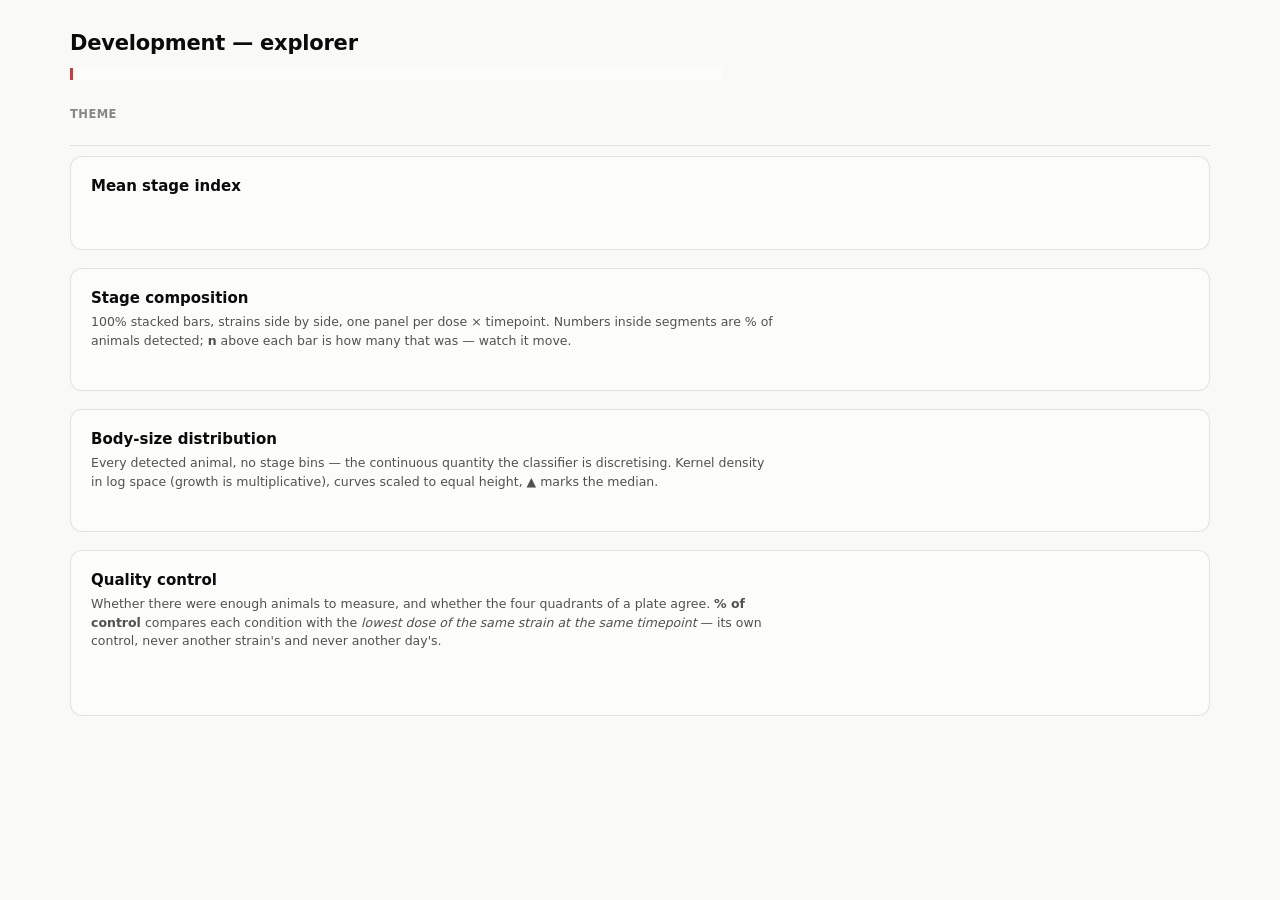
<file: launcher/survival_explorer_template.html>
<!DOCTYPE html><html lang="en"><head><meta charset="utf-8">
<meta name="viewport" content="width=device-width,initial-scale=1">
<title>Development — explorer</title>
<style>
:root{color-scheme:light;--surface-1:#fcfcfb;--plane:#f9f9f7;--ink:#0b0b0b;--ink2:#52514e;--mut:#898781;
--grid:#e1e0d9;--axis:#c3c2b7;--ring:rgba(11,11,11,.10);--crit:#d03b3b;
--s1:#2a78d6;--s2:#1baf7a;--s3:#eb6834;--s4:#eda100;--s5:#e87ba4;--s6:#008300;--s7:#4a3aa7;--s8:#e34948;
--g1:#b7d3f6;--g2:#86b6ef;--g3:#3987e5;--g4:#1c5cab;--g5:#0d366b;--g6:#104281;--g7:#08203f}
:root[data-theme=dark],
html[data-theme=dark]{color-scheme:dark;--surface-1:#1a1a19;--plane:#0d0d0d;--ink:#fff;--ink2:#c3c2b7;
--grid:#2c2c2a;--axis:#383835;--ring:rgba(255,255,255,.10);
--s1:#3987e5;--s2:#199e70;--s3:#d95926;--s4:#c98500;--s5:#d55181;--s6:#008300;--s7:#9085e9;--s8:#e66767;
--g1:#9ec5f4;--g2:#6da7ec;--g3:#3987e5;--g4:#256abf;--g5:#104281;--g6:#0d366b;--g7:#08203f}
@media(prefers-color-scheme:dark){:root:where(:not([data-theme=light])){color-scheme:dark;
--surface-1:#1a1a19;--plane:#0d0d0d;--ink:#fff;--ink2:#c3c2b7;--grid:#2c2c2a;--axis:#383835;
--ring:rgba(255,255,255,.10);--s1:#3987e5;--s2:#199e70;--s3:#d95926;--s4:#c98500;--s5:#d55181;
--s6:#008300;--s7:#9085e9;--s8:#e66767;
--g1:#9ec5f4;--g2:#6da7ec;--g3:#3987e5;--g4:#256abf;--g5:#104281;--g6:#0d366b;--g7:#08203f}}
*{box-sizing:border-box}
body{margin:0;background:var(--plane);color:var(--ink);font:14px/1.5 system-ui,-apple-system,"Segoe UI",sans-serif;padding:28px 22px 60px}
.wrap{max-width:1140px;margin:0 auto}
h1{font-size:21px;margin:0 0 4px;letter-spacing:-.01em}
.sub{color:var(--ink2);margin:0 0 8px;font-size:13.5px;max-width:82ch}
.warn{border-left:3px solid var(--crit);padding:6px 12px;margin:0 0 18px;color:var(--ink2);font-size:12.5px;max-width:82ch;background:var(--surface-1)}
.card{background:var(--surface-1);border:1px solid var(--ring);border-radius:12px;padding:18px 20px 16px;margin-bottom:18px}
h2{font-size:15px;margin:0 0 3px}
.cap{color:var(--ink2);font-size:12.5px;margin:0 0 14px;max-width:86ch}
.bar{position:sticky;top:0;z-index:8;background:var(--plane);padding:8px 0 10px;margin-bottom:10px;border-bottom:1px solid var(--ring)}
.ctrl{display:flex;gap:7px;flex-wrap:wrap;align-items:center;margin-bottom:12px}
.ctrl b{font-size:11.5px;color:var(--mut);text-transform:uppercase;letter-spacing:.04em;font-weight:600;margin-right:3px}
button{font:inherit;font-size:12.5px;padding:5px 11px;border-radius:999px;cursor:pointer;border:1px solid var(--ring);background:transparent;color:var(--ink2)}
button[aria-pressed=true]{background:var(--ink);color:var(--surface-1);border-color:var(--ink)}
.lg{display:flex;gap:15px;flex-wrap:wrap;font-size:12px;color:var(--ink2);margin-top:10px;align-items:center}
.lg i{width:11px;height:11px;border-radius:3px;display:inline-block;margin-right:5px;vertical-align:-1px}
svg{display:block;width:100%;height:auto;overflow:visible}
/* Labels sit on top of the marks they annotate; without this they swallow
   the pointer and the bar underneath never shows its tooltip. */
svg text{pointer-events:none}
.scroll{overflow-x:auto;overflow-y:visible}
.tt{position:fixed;pointer-events:none;background:var(--surface-1);border:1px solid var(--ring);border-radius:8px;
padding:7px 10px;font-size:12px;box-shadow:0 4px 16px rgba(0,0,0,.13);opacity:0;transition:opacity .1s;z-index:9;color:var(--ink);white-space:nowrap}
.note{font-size:12px;color:var(--mut);margin-top:12px;max-width:86ch}
.flag{color:var(--crit)}
</style></head><body><div class="wrap">
<h1>Development — explorer</h1>
<p class="sub" id="hdr"></p>
<p class="warn" id="caveat"></p>

<div class="bar"><div class="ctrl" id="theme"><b>Theme</b></div></div>

<div class="card"><h2>Mean stage index</h2>
<p class="cap" id="sicap"></p>
<div class="ctrl" id="six"></div>
<div class="scroll"><div id="si"></div></div><div class="lg" id="silg"></div></div>

<div class="card"><h2>Stage composition</h2>
<p class="cap">100% stacked bars, strains side by side, one panel per dose &times; timepoint. Numbers inside
segments are % of animals detected; <b>n</b> above each bar is how many that was &mdash; watch it move.</p>
<div class="scroll"><div id="comp"></div></div><div class="lg" id="complg"></div></div>

<div class="card" id="sizecard"><h2>Body-size distribution</h2>
<p class="cap">Every detected animal, no stage bins &mdash; the continuous quantity the classifier is
discretising. Kernel density in log space (growth is multiplicative), curves scaled to equal height,
&#9650; marks the median.</p>
<div class="scroll"><div id="size"></div></div><div class="lg" id="sizelg"></div></div>

<div class="card"><h2>Quality control</h2>
<p class="cap">Whether there were enough animals to measure, and whether the four quadrants of a plate
agree. <b>% of control</b> compares each condition with the <i>lowest dose of the same strain at the same
timepoint</i> &mdash; its own control, never another strain's and never another day's.</p>
<div class="ctrl" id="qck"></div><div class="scroll"><div id="qc"></div></div>
<div class="lg" id="qclg"></div><div class="note" id="qcnote"></div></div>

</div><div class="tt" id="tt"></div>
<script>
const D = __DATA__;
const STR=D.strains, DOS=D.doses, TPS=D.tps, STG=D.stages, U=D.unit;

/* Palette resolved in JS, not via getComputedStyle: a sandboxed frame that does
   not expose :root custom properties returns '' — which silently becomes
   fill:black (bars survive) and stroke:none (curves vanish). Keep it this way. */
const PAL={light:{'--surface-1':'#fcfcfb','--ink':'#0b0b0b','--ink2':'#52514e','--mut':'#898781',
 '--grid':'#e1e0d9','--axis':'#c3c2b7','--crit':'#d03b3b',
 '--s1':'#2a78d6','--s2':'#1baf7a','--s3':'#eb6834','--s4':'#eda100','--s5':'#e87ba4','--s6':'#008300','--s7':'#4a3aa7','--s8':'#e34948',
 '--g1':'#b7d3f6','--g2':'#86b6ef','--g3':'#3987e5','--g4':'#1c5cab','--g5':'#0d366b','--g6':'#104281','--g7':'#08203f'},
 dark:{'--surface-1':'#1a1a19','--ink':'#ffffff','--ink2':'#c3c2b7','--mut':'#898781',
 '--grid':'#2c2c2a','--axis':'#383835','--crit':'#d03b3b',
 '--s1':'#3987e5','--s2':'#199e70','--s3':'#d95926','--s4':'#c98500','--s5':'#d55181','--s6':'#008300','--s7':'#9085e9','--s8':'#e66767',
 '--g1':'#9ec5f4','--g2':'#6da7ec','--g3':'#3987e5','--g4':'#256abf','--g5':'#104281','--g6':'#0d366b','--g7':'#08203f'}};
/* Fixed strain colours, so a strain is the same colour here, in the PNGs and in
   every future run. Unknown strains fall through to the cycle. --s1 goes to the
   wild type NAMED BY THE PAYLOAD (D.wt, from assay_common.is_wildtype) rather
   than to a strain name spelled out here: which strains exist, and whether any
   of them is a wild type, is a fact about the experiment, and D.wt is null
   whenever the run has none. It is a colour, not a claim that the strain is
   anyone's control. */
const FIXED={'604':'--s2','601':'--s3'};
const slotOf=s=>(D.wt&&s===D.wt)?'--s1':FIXED[String(s).toLowerCase()];
const TAKEN=STR.map(slotOf).filter(Boolean);
const POOL=['--s1','--s2','--s3','--s4','--s5','--s6','--s7','--s8'].filter(x=>TAKEN.indexOf(x)<0);
const SC={}; let pi=0;
STR.forEach(s=>{const fx=slotOf(s);
 SC[s]=fx||(POOL.length?POOL[(pi++)%POOL.length]:'--s1');});
const RAMPS={1:[5],2:[2,5],3:[2,4,5],4:[1,3,4,5],5:[1,2,3,4,5],6:[1,2,3,4,5,6],7:[1,2,3,4,5,6,7]};
const PRESENT=STG.filter(s=>D.cond.some(r=>(r.n[s]||0)>0));
const GC={};(RAMPS[PRESENT.length]||[1,2,3,4,5,6,7]).forEach((n,i)=>{if(PRESENT[i])GC[PRESENT[i]]='--g'+n;});
STG.forEach(s=>{if(!GC[s])GC[s]='--g4';});

let THEME='auto';
const isDark=()=>THEME==='dark'||(THEME==='auto'&&matchMedia('(prefers-color-scheme: dark)').matches);
const v=n=>(PAL[isDark()?'dark':'light'][n])||'#898781';
const inkOn=h=>{const c=String(h).replace('#','');const p=[0,2,4].map(i=>parseInt(c.substr(i,2),16)/255);
 return (.2126*p[0]+.7152*p[1]+.0722*p[2])<.55?'#ffffff':'#0b0b0b';};
const tt=document.getElementById('tt');
const hov=(el,h)=>{el.addEventListener('pointerenter',()=>{tt.innerHTML=h;tt.style.opacity=1});
 el.addEventListener('pointermove',e=>{tt.style.left=(e.clientX+14)+'px';tt.style.top=(e.clientY-10)+'px'});
 el.addEventListener('pointerleave',()=>tt.style.opacity=0);};
const E=(t,a,k)=>{const n=document.createElementNS('http://www.w3.org/2000/svg',t);
 for(const p in (a||{}))n.setAttribute(p,a[p]);(k||[]).forEach(c=>n.appendChild(c));return n;};
const T=s=>document.createTextNode(String(s));
const f=(x,n)=>(x===null||x===undefined||isNaN(x))?'—':(+x).toFixed(n===undefined?1:n);
const tl=t=>(Number.isInteger(t)?t:(+t).toFixed(1))+' h';
const dl=i=>DOS[i]===null?'(no dose)':(DOS[i]+' '+U).trim();
const get=(s,di,ti)=>D.cond.find(r=>r.strain===s&&r.di===di&&r.ti===ti);
const repsOf=(s,di,ti)=>D.reps.filter(r=>r.strain===s&&r.di===di&&r.ti===ti);
const qcOf=(s,di,ti)=>D.qc.find(r=>r.strain===s&&r.di===di&&r.ti===ti);

document.getElementById('hdr').textContent=
 STR.length+' strain'+(STR.length>1?'s':'')+' × '+DOS.length+' dose'+(DOS.length>1?'s':'')+
 (U?' ('+U+')':'')+' × '+TPS.length+' timepoint'+(TPS.length>1?'s':'')+' — '+
 TPS.map(tl).join(' / ')+'. '+D.meta.n_detections.toLocaleString()+' animals detected across '+
 D.meta.n_plates+' plate'+(D.meta.n_plates>1?'s':'')+' and '+D.meta.n_images+' image'+
 (D.meta.n_images>1?'s':'')+'. '+D.meta.replicate_note+'.';
document.getElementById('caveat').innerHTML=
 '<b>Survival % is not shown anywhere in this explorer</b>, on purpose. Its denominator collapses in a '+
 'dose experiment — a strain that loses 95% of its animals has its survival computed over the ~25 that '+
 'are left, which makes the number rise with dose — and its cutoff sits exactly on the L2/L3 boundary, '+
 'the least reliable call the model makes. It is still in the workbook, with this caveat beside it. '+
 '<br>Class-confidence correction: <b>'+D.meta.rescore+'</b>.';

/* ---------- 1. mean stage index ---------- */
let SIX = TPS.length>1 ? 'time' : 'dose';
function stageIndex(){
 const byTime = SIX==='time';
 const cols = byTime ? DOS.length : TPS.length;
 const pw=Math.max(190,330-(cols-2)*22), ph=190, padL=62,padT=30,padB=52,gap=30;
 const W=padL+cols*(pw+gap), H=ph+padT+padB;
 const svg=E('svg',{viewBox:'0 0 '+W+' '+H,width:W,role:'img','aria-label':'Mean stage index'});
 svg.setAttribute('style','max-width:100%;height:auto');
 const xs = byTime ? TPS : DOS.map((_,i)=>i);
 const xmin = byTime ? Math.min.apply(null,TPS) : 0;
 const xmax = byTime ? Math.max.apply(null,TPS) : DOS.length-1;
 for(let ci=0;ci<cols;ci++){
  const ox=padL+ci*(pw+gap), oy=padT, iw=pw-56;
  const X=x=>ox+(xmax===xmin?iw/2:iw*(x-xmin)/(xmax-xmin));
  const Y=y=>oy+ph-ph*(Math.min(Math.max(y,0.8),5.3)-0.8)/4.5;
  [1,2,3,4,5].forEach(g=>{const y=Y(g);
   svg.appendChild(E('line',{x1:ox,x2:ox+iw,y1:y,y2:y,stroke:v('--grid'),'stroke-width':.8}));
   if(ci===0)svg.appendChild(E('text',{x:ox-8,y:y+3.5,'text-anchor':'end',fill:v('--mut'),'font-size':10},
     [T(g+'  '+(['L1','L2','L3','L4','adult'][g-1]))]));});
  svg.appendChild(E('text',{x:ox+iw/2,y:oy-12,'text-anchor':'middle',fill:v('--ink'),'font-size':12.5,
    'font-weight':700},[T(byTime?dl(ci):tl(TPS[ci]))]));
  STR.forEach(s=>{
   const pts=[];
   for(let k=0;k<xs.length;k++){
    const di = byTime ? ci : k, ti = byTime ? k : ci;
    const r=get(s,di,ti); if(!r||r.si_mean===null)continue;
    pts.push({x:xs[k],r:r,di:di,ti:ti});
    repsOf(s,di,ti).forEach((q,qi)=>{ if(q.stage_index===null)return;
     svg.appendChild(E('circle',{cx:X(xs[k])+((qi%4)-1.5)*3.4,cy:Y(q.stage_index),r:2.4,
       fill:v(SC[s]),opacity:.32}));});
   }
   if(!pts.length)return;
   svg.appendChild(E('path',{d:pts.map((p,i)=>(i?'L':'M')+X(p.x)+' '+Y(p.r.si_mean)).join(' '),
     fill:'none',stroke:v(SC[s]),'stroke-width':2,'stroke-linejoin':'round','stroke-linecap':'round'}));
   pts.forEach(p=>{const sd=p.r.si_sd, cx=X(p.x);
    if(sd!==null&&sd>0)svg.appendChild(E('path',{d:'M'+cx+' '+Y(p.r.si_mean+sd)+'V'+Y(p.r.si_mean-sd),
      stroke:v(SC[s]),'stroke-width':1.3,opacity:.7}));
    const c=E('circle',{cx:cx,cy:Y(p.r.si_mean),r:4.4,fill:v(SC[s]),stroke:v('--surface-1'),'stroke-width':1.6});
    hov(c,'<b>'+s+' · '+dl(p.di)+' · '+tl(TPS[p.ti])+'</b><br>mean stage index '+f(p.r.si_mean,2)+
        ' ± '+f(p.r.si_sd,2)+' SD<br>'+p.r.n_replicates+' '+p.r.replicate_unit+
        (p.r.n_replicates===1?'':'s')+' · '+p.r.pooled_total+' animals');
    svg.appendChild(c);});
  });
  xs.forEach((x,k)=>svg.appendChild(E('text',{x:X(x),y:oy+ph+18,'text-anchor':'middle',fill:v('--mut'),
    'font-size':10},[T(byTime?tl(x):dl(k))])));
  svg.appendChild(E('text',{x:ox+iw/2,y:oy+ph+38,'text-anchor':'middle',fill:v('--mut'),'font-size':10},
    [T(byTime?'time':(U?'dose ('+U+')':'dose'))]));
  svg.appendChild(E('line',{x1:ox,x2:ox+iw,y1:oy+ph,y2:oy+ph,stroke:v('--axis'),'stroke-width':1}));
 }
 const el=document.getElementById('si'); el.innerHTML=''; el.appendChild(svg);
 document.getElementById('silg').innerHTML=STR.map(s=>'<span><i style="background:'+v(SC[s])+'"></i>'+s+'</span>').join('')
  +'<span style="color:var(--mut)">bar = ±1 SD · faint dots = individual replicates</span>';
 document.getElementById('sicap').textContent=
  'L1=1, L2=2, L3=3, L4=4, adult=5; eggs excluded. The mean is taken per plate first and then averaged, '+
  'so a 600-animal plate does not outvote a 25-animal one. '+D.meta.replicate_note+'.';
}
function sixBtns(){const c=document.getElementById('six'); c.innerHTML='<b>X axis</b>';
 [['time','Timepoint'],['dose','Dose']].forEach(kv=>{const b=document.createElement('button');
  b.textContent=kv[1]; b.setAttribute('aria-pressed',String(kv[0]===SIX));
  b.onclick=()=>{SIX=kv[0];sixBtns();stageIndex();}; c.appendChild(b);});}

/* ---------- 2. stage composition ---------- */
function composition(){
 const pw=Math.max(150,215-(TPS.length-3)*14),ph=150,padL=64,padT=34,padB=30,gapC=26,gapR=42;
 const W=padL+TPS.length*(pw+gapC), H=DOS.length*(ph+gapR)+padT+padB;
 const svg=E('svg',{viewBox:'0 0 '+W+' '+H,width:W,role:'img','aria-label':'Stage composition'});
 svg.setAttribute('style','max-width:100%;height:auto');
 DOS.forEach((d,ri)=>TPS.forEach((t,ci)=>{
  const ox=padL+ci*(pw+gapC), oy=padT+ri*(ph+gapR);
  const bw=Math.min(46,pw/(STR.length+0.9)*0.78), slot=pw/STR.length;
  [0,50,100].forEach(g=>{const y=oy+ph-ph*g/100;
   svg.appendChild(E('line',{x1:ox,x2:ox+pw,y1:y,y2:y,stroke:v('--grid'),'stroke-width':.8}));
   if(ci===0)svg.appendChild(E('text',{x:ox-8,y:y+3.5,'text-anchor':'end',fill:v('--mut'),'font-size':10},[T(g)]));});
  if(ri===0)svg.appendChild(E('text',{x:ox+pw/2,y:oy-14,'text-anchor':'middle',fill:v('--ink'),'font-size':12.5,'font-weight':700},[T(tl(t))]));
  if(ci===0)svg.appendChild(E('text',{x:18,y:oy+ph/2,'text-anchor':'middle',fill:v('--ink2'),'font-size':11.5,'font-weight':600,transform:'rotate(-90 18 '+(oy+ph/2)+')'},[T(dl(ri))]));
  STR.forEach((s,si)=>{const r=get(s,ri,ci); if(!r)return;
   const cx=ox+slot*(si+0.5), x=cx-bw/2; let acc=0;
   STG.forEach(st=>{const c=r.n[st]||0, pct=r.pct[st]; if(!(pct>0))return;
    const h=ph*pct/100, y=oy+ph-ph*acc/100-h;
    const rc=E('rect',{x:x,y:y,width:bw,height:Math.max(h,.6),fill:v(GC[st]),stroke:v('--surface-1'),'stroke-width':1.2});
    hov(rc,'<b>'+s+' · '+dl(ri)+' · '+tl(t)+'</b><br>'+st+': '+c+' animals ('+pct.toFixed(1)+'%)');
    svg.appendChild(rc);
    if(pct>=11)svg.appendChild(E('text',{x:cx,y:y+h/2+3.5,'text-anchor':'middle',
      fill:inkOn(v(GC[st])),'font-size':9.5},[T(Math.round(pct))]));
    acc+=pct;});
   svg.appendChild(E('text',{x:cx,y:oy-3,'text-anchor':'middle',fill:v('--mut'),'font-size':8.8},[T('n='+r.pooled_total)]));
   svg.appendChild(E('text',{x:cx,y:oy+ph+15,'text-anchor':'middle',fill:v(SC[s]),'font-size':10.5,'font-weight':600},[T(s)]));});
  svg.appendChild(E('line',{x1:ox,x2:ox+pw,y1:oy+ph,y2:oy+ph,stroke:v('--axis'),'stroke-width':1}));
 }));
 const el=document.getElementById('comp'); el.innerHTML=''; el.appendChild(svg);
 document.getElementById('complg').innerHTML=STG.map(s=>'<span><i style="background:'+v(GC[s])+'"></i>'+s+'</span>').join('');
}

/* ---------- 3. body size ---------- */
function sizePanel(){
 const card=document.getElementById('sizecard');
 if(!D.size||!D.size.groups||!Object.keys(D.size.groups).length){card.style.display='none';return;}
 card.style.display='';
 const X=D.size.x, n=X.length;
 const pw=Math.max(170,240-(TPS.length-3)*16),ph=118,padL=64,padT=40,padB=46,gapC=26,gapR=34;
 const W=padL+TPS.length*(pw+gapC), H=DOS.length*(ph+gapR)+padT+padB;
 const svg=E('svg',{viewBox:'0 0 '+W+' '+H,width:W,role:'img','aria-label':'Body size distribution'});
 svg.setAttribute('style','max-width:100%;height:auto');
 const lx=Math.log(X[0]), hx=Math.log(X[n-1]);
 /* 1-1.5-2-3-4-6-8 per decade, derived from the range instead of hardcoded: the
    same axis has to work in pixels (~20-200) and in micrometres (~100-1500).
    Mirrors survival_figures._log_ticks — keep the two ladders the same. */
 const ticks=(()=>{const o=[];let e=Math.floor(Math.log10(X[0]));
  while(Math.pow(10,e)<=X[n-1]){[1,1.5,2,3,4,6,8].forEach(m=>{const z=m*Math.pow(10,e);
   if(z>=X[0]&&z<=X[n-1])o.push(z);});e++;}return o;})();
 const SU=D.size.unit||'px';
 let drawn=0;
 DOS.forEach((d,ri)=>TPS.forEach((t,ci)=>{
  const ox=padL+ci*(pw+gapC), oy=padT+ri*(ph+gapR);
  const PX=z=>ox+pw*(Math.log(z)-lx)/(hx-lx), PY=y=>oy+ph-ph*y;
  ticks.forEach(z=>{svg.appendChild(E('line',{x1:PX(z),x2:PX(z),y1:oy,y2:oy+ph,stroke:v('--grid'),'stroke-width':.8}));
   if(ri===DOS.length-1)svg.appendChild(E('text',{x:PX(z),y:oy+ph+29,'text-anchor':'middle',fill:v('--mut'),'font-size':9.5},[T(z)]));});
  if(ri===0)svg.appendChild(E('text',{x:ox+pw/2,y:oy-13,'text-anchor':'middle',fill:v('--ink'),'font-size':12.5,'font-weight':700},[T(tl(t))]));
  if(ci===0)svg.appendChild(E('text',{x:18,y:oy+ph/2,'text-anchor':'middle',fill:v('--ink2'),'font-size':11.5,'font-weight':600,transform:'rotate(-90 18 '+(oy+ph/2)+')'},[T(dl(ri))]));
  STR.forEach((s,si)=>{const r=get(s,ri,ci); if(!r)return;
   const g=D.size.groups[r.condition+' @ '+(TPS[ci])+'h']; if(!g||!g.y)return;
   drawn++;
   let dsc='M'+PX(X[0])+' '+PY(0);
   g.y.forEach((y,i)=>{dsc+='L'+PX(X[i])+' '+PY(y);});
   dsc+='L'+PX(X[n-1])+' '+PY(0);
   svg.appendChild(E('path',{d:dsc+'Z',fill:v(SC[s]),opacity:.13}));
   svg.appendChild(E('path',{d:dsc.replace(/Z$/,''),fill:'none',stroke:v(SC[s]),'stroke-width':2,
     'stroke-linejoin':'round','stroke-linecap':'round'}));
   const tri=E('path',{d:'M'+PX(g.p50)+' '+(oy+ph+6)+'l-4.5 7h9z',fill:v(SC[s])});
   hov(tri,'<b>'+s+' · '+dl(ri)+' · '+tl(t)+'</b><br>median '+g.p50+' '+SU+' · '+g.n+' animals'+
       '<br>p25–p75 '+g.p25+'–'+g.p75+' '+SU);
   svg.appendChild(tri);
   svg.appendChild(E('text',{x:ox+2+si*42,y:oy-4,fill:v(SC[s]),'font-size':8.6},[T('n='+g.n)]));});
  svg.appendChild(E('line',{x1:ox,x2:ox+pw,y1:oy+ph,y2:oy+ph,stroke:v('--axis'),'stroke-width':1}));
 }));
 const el=document.getElementById('size'); el.innerHTML=''; el.appendChild(svg);
 document.getElementById('sizelg').innerHTML=STR.map(s=>'<span><i style="background:'+v(SC[s])+'"></i>'+s+'</span>').join('')
  +'<span style="color:var(--mut)">apparent size √(w·h) in '+SU+', log scale · ▲ median · '
  +D.size.n_total.toLocaleString()+' animals · '+drawn+' curve'+(drawn===1?'':'s')
  +' (a group needs ≥8 animals)</span>'
  +'<span style="color:var(--mut)">√(w·h) of the detection box — apparent size, not a body '
  +'length: a coiled animal reads smaller than a straight one of the same length'
  +(D.size.scale_note?'. '+D.size.scale_note:'')+'</span>';
}

/* ---------- 4. quality control ---------- */
const QCM={n:{k:'animals_per_plate_mean',sd:'animals_per_plate_sd',lab:'Animals detected per plate',
              ylab:'animals / plate'},
           pct:{k:'pct_of_control',sd:null,lab:'…as % of this strain’s own lowest dose',
                ylab:'% of control',ref:100},
           cv:{k:'quadrant_cv_pct_mean',sd:null,hi:'quadrant_cv_pct_max',
               lab:'Quadrant-to-quadrant spread',ylab:'SD across quadrants (% of plate mean)'}};
let QK='n';
function qcPanel(){
 const M=QCM[QK];
 const cells=[]; DOS.forEach((d,di)=>TPS.forEach((t,ti)=>cells.push([di,ti])));
 const pw=Math.max(360,Math.min(980,90*cells.length+140)), ph=210, padL=62,padT=22,padB=58;
 const W=pw+padL, H=ph+padT+padB;
 const svg=E('svg',{viewBox:'0 0 '+W+' '+H,width:W,role:'img','aria-label':'Quality control'});
 svg.setAttribute('style','max-width:100%;height:auto');
 let hi=0;
 cells.forEach(c=>STR.forEach(s=>{const r=qcOf(s,c[0],c[1]); if(!r)return;
  const val=r[M.k], top=(M.hi?Math.max(val||0,r[M.hi]||0):val);
  if(top!==null&&!isNaN(top)&&top>hi)hi=top;}));
 if(M.ref&&M.ref>hi)hi=M.ref;
 hi=hi*1.15||1;
 const iw=pw-30, ox=padL, oy=padT;
 const Y=y=>oy+ph-ph*Math.min(Math.max(y,0),hi)/hi;
 for(let g=0;g<=4;g++){const val=hi*g/4, y=Y(val);
  svg.appendChild(E('line',{x1:ox,x2:ox+iw,y1:y,y2:y,stroke:v('--grid'),'stroke-width':.8}));
  svg.appendChild(E('text',{x:ox-8,y:y+3.5,'text-anchor':'end',fill:v('--mut'),'font-size':10},
    [T(val>=100?Math.round(val):val.toFixed(hi<10?1:0))]));}
 if(M.ref){const y=Y(M.ref);
  svg.appendChild(E('line',{x1:ox,x2:ox+iw,y1:y,y2:y,stroke:v('--crit'),'stroke-width':1.2,'stroke-dasharray':'4 3'}));
  svg.appendChild(E('text',{x:ox+iw+2,y:y+3.5,fill:v('--crit'),'font-size':9},[T('control')]));}
 const gw=iw/cells.length, bw=gw/(STR.length+1.3);
 cells.forEach((c,gi)=>{const gx=ox+gi*gw;
  STR.forEach((s,si)=>{const r=qcOf(s,c[0],c[1]); if(!r)return;
   const val=r[M.k]; if(val===null||isNaN(val))return;
   const x=gx+gw/2-bw*STR.length/2+si*bw, y=Y(val);
   const rc=E('rect',{x:x+bw*.06,y:y,width:bw*.88,height:Math.max(oy+ph-y,1.2),fill:v(SC[s]),
     stroke:v('--surface-1'),'stroke-width':1.2});
   hov(rc,'<b>'+s+' · '+dl(c[0])+' · '+tl(TPS[c[1]])+'</b><br>'+M.lab+': '+f(val,1)+
       '<br>'+r.n_plates+' plate'+(r.n_plates===1?'':'s')+' · '+r.n_animals_total+' animals'+
       '<br>per plate '+r.animals_per_plate_min+'–'+r.animals_per_plate_max+
       (r.n_image_errors?'<br><span class="flag">'+r.n_image_errors+' image error(s)</span>':''));
   svg.appendChild(rc);
   const lo=(M.sd?val-(r[M.sd]||0):val), up=(M.sd?val+(r[M.sd]||0):(M.hi?(r[M.hi]||val):val));
   if(up>val||lo<val){const cx=x+bw*.5;
    svg.appendChild(E('path',{d:'M'+cx+' '+Y(up)+'V'+Y(Math.max(lo,0))+'M'+(cx-3.5)+' '+Y(up)+'H'+(cx+3.5)+
      'M'+(cx-3.5)+' '+Y(Math.max(lo,0))+'H'+(cx+3.5),stroke:v('--ink2'),'stroke-width':1.1,fill:'none'}));}
  });
  svg.appendChild(E('text',{x:gx+gw/2,y:oy+ph+16,'text-anchor':'middle',fill:v('--mut'),'font-size':9.5},
    [T(dl(c[0]))]));
  if(TPS.length>1)svg.appendChild(E('text',{x:gx+gw/2,y:oy+ph+29,'text-anchor':'middle',fill:v('--mut'),
    'font-size':9},[T(tl(TPS[c[1]]))]));});
 svg.appendChild(E('line',{x1:ox,x2:ox+iw,y1:oy+ph,y2:oy+ph,stroke:v('--axis'),'stroke-width':1}));
 svg.appendChild(E('text',{x:16,y:oy+ph/2,'text-anchor':'middle',fill:v('--ink2'),'font-size':10.5,
   transform:'rotate(-90 16 '+(oy+ph/2)+')'},[T(M.ylab)]));
 const el=document.getElementById('qc'); el.innerHTML=''; el.appendChild(svg);
 document.getElementById('qclg').innerHTML=STR.map(s=>'<span><i style="background:'+v(SC[s])+'"></i>'+s+'</span>').join('')
  +'<span style="color:var(--mut)">'+(QK==='n'?'whisker = ±1 SD across plates':
    QK==='cv'?'whisker top = the worst plate in the condition':'dashed line = the control')+'</span>';
 const bits=[];
 if(D.meta.n_errors)bits.push('<span class="flag">'+D.meta.n_errors+' image(s) errored during inference</span>');
 if(D.meta.n_unparsed)bits.push('<span class="flag">'+D.meta.n_unparsed+
   ' image(s) carried no dose+plate token and were grouped under __unparsed__</span>');
 if(D.meta.gaps.length)bits.push('<span class="flag">'+D.meta.gaps.length+
   ' condition × timepoint cell(s) missing: '+D.meta.gaps.map(g=>g.condition+' at '+tl(g.timepoint_h)).join(', ')+
   '</span>');
 document.getElementById('qcnote').innerHTML= bits.length ? bits.join('<br>')
   : 'No image errors, no ungrouped images and no missing condition × timepoint cells in this run.';
}
function qcBtns(){const c=document.getElementById('qck'); c.innerHTML='<b>Show</b>';
 Object.keys(QCM).forEach(k=>{const b=document.createElement('button'); b.textContent=QCM[k].lab;
  b.setAttribute('aria-pressed',String(k===QK)); b.onclick=()=>{QK=k;qcBtns();qcPanel();}; c.appendChild(b);});}

/* ---------- theme + draw ---------- */
function themeBtns(){const c=document.getElementById('theme'); c.innerHTML='<b>Theme</b>';
 [['auto','Auto'],['light','Light'],['dark','Dark']].forEach(kv=>{const b=document.createElement('button');
  b.textContent=kv[1]; b.setAttribute('aria-pressed',String(kv[0]===THEME));
  b.onclick=()=>{THEME=kv[0];
   if(THEME==='auto')delete document.documentElement.dataset.theme;
   else document.documentElement.dataset.theme=THEME;
   themeBtns();draw();}; c.appendChild(b);});}
function draw(){stageIndex();composition();sizePanel();qcPanel();}
themeBtns();sixBtns();qcBtns();draw();
matchMedia('(prefers-color-scheme: dark)').addEventListener('change',()=>{if(THEME==='auto')draw();});
</script></body></html>
</file>
